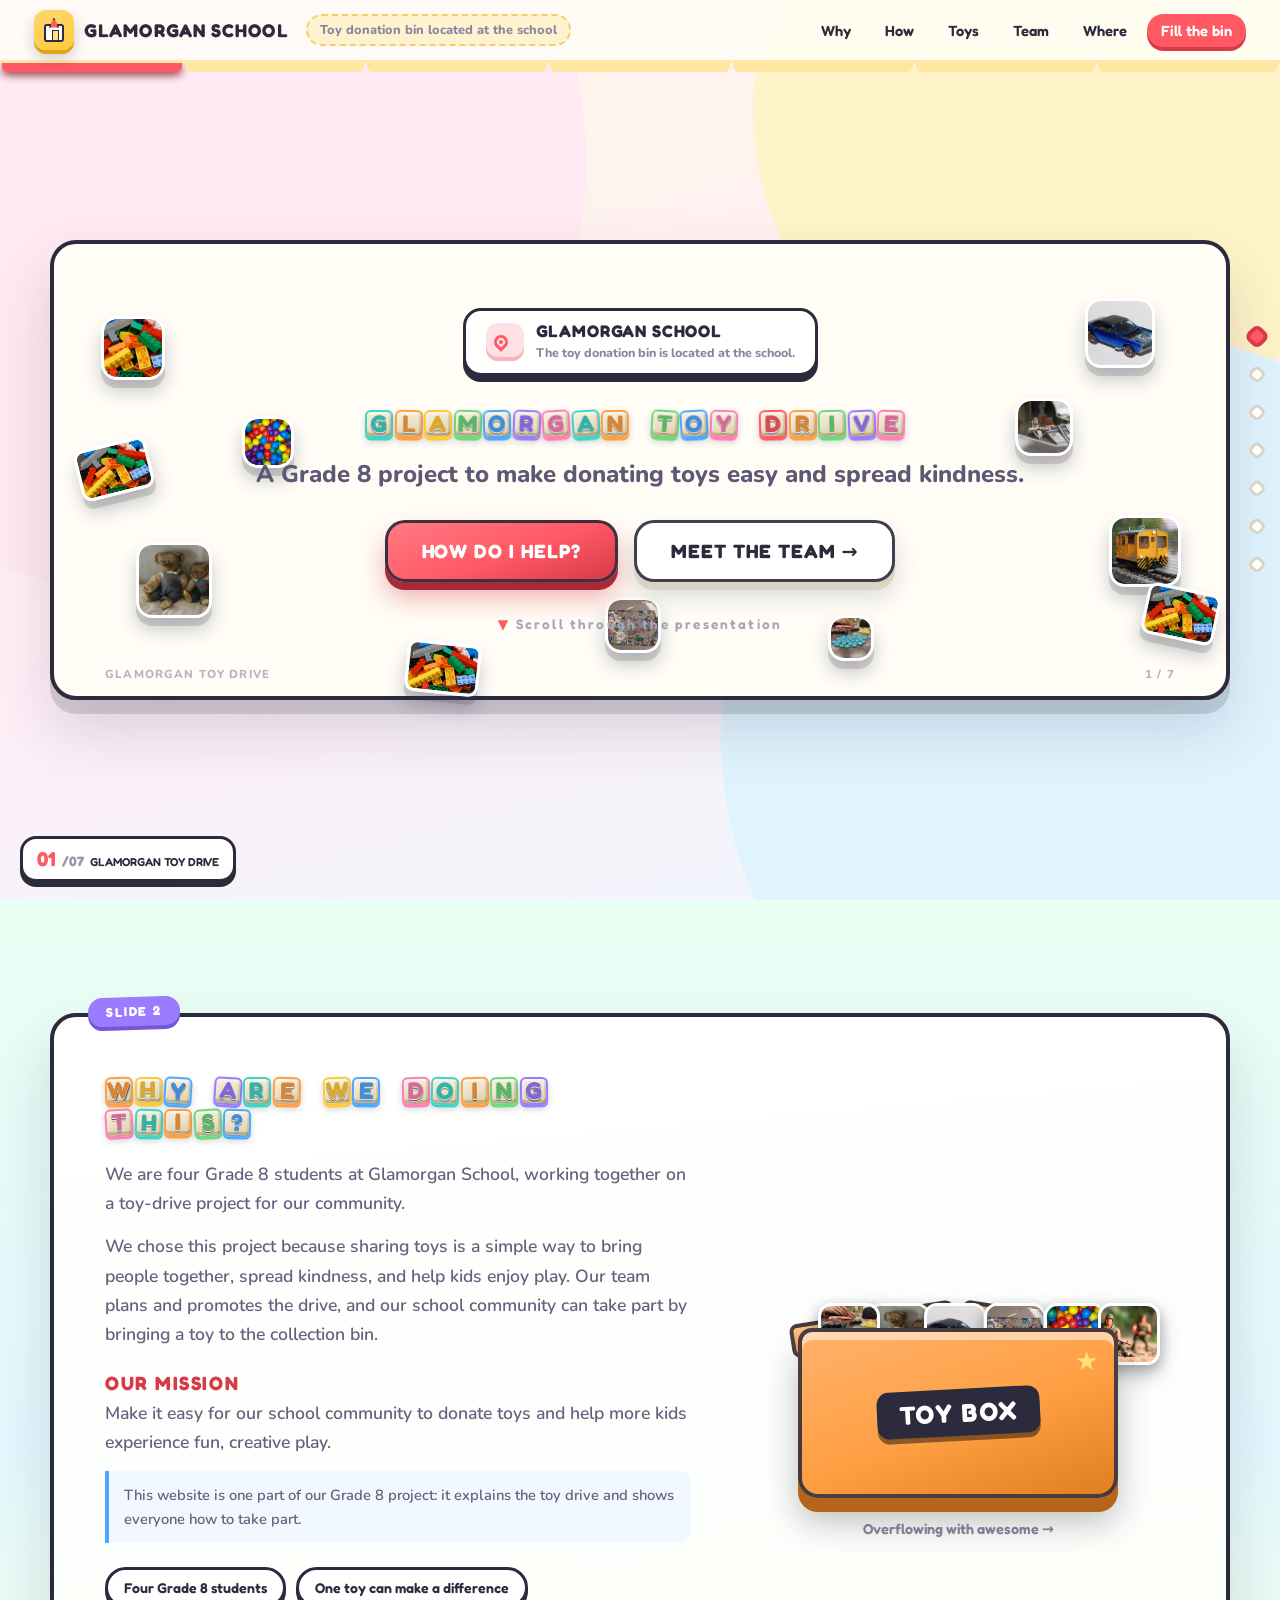
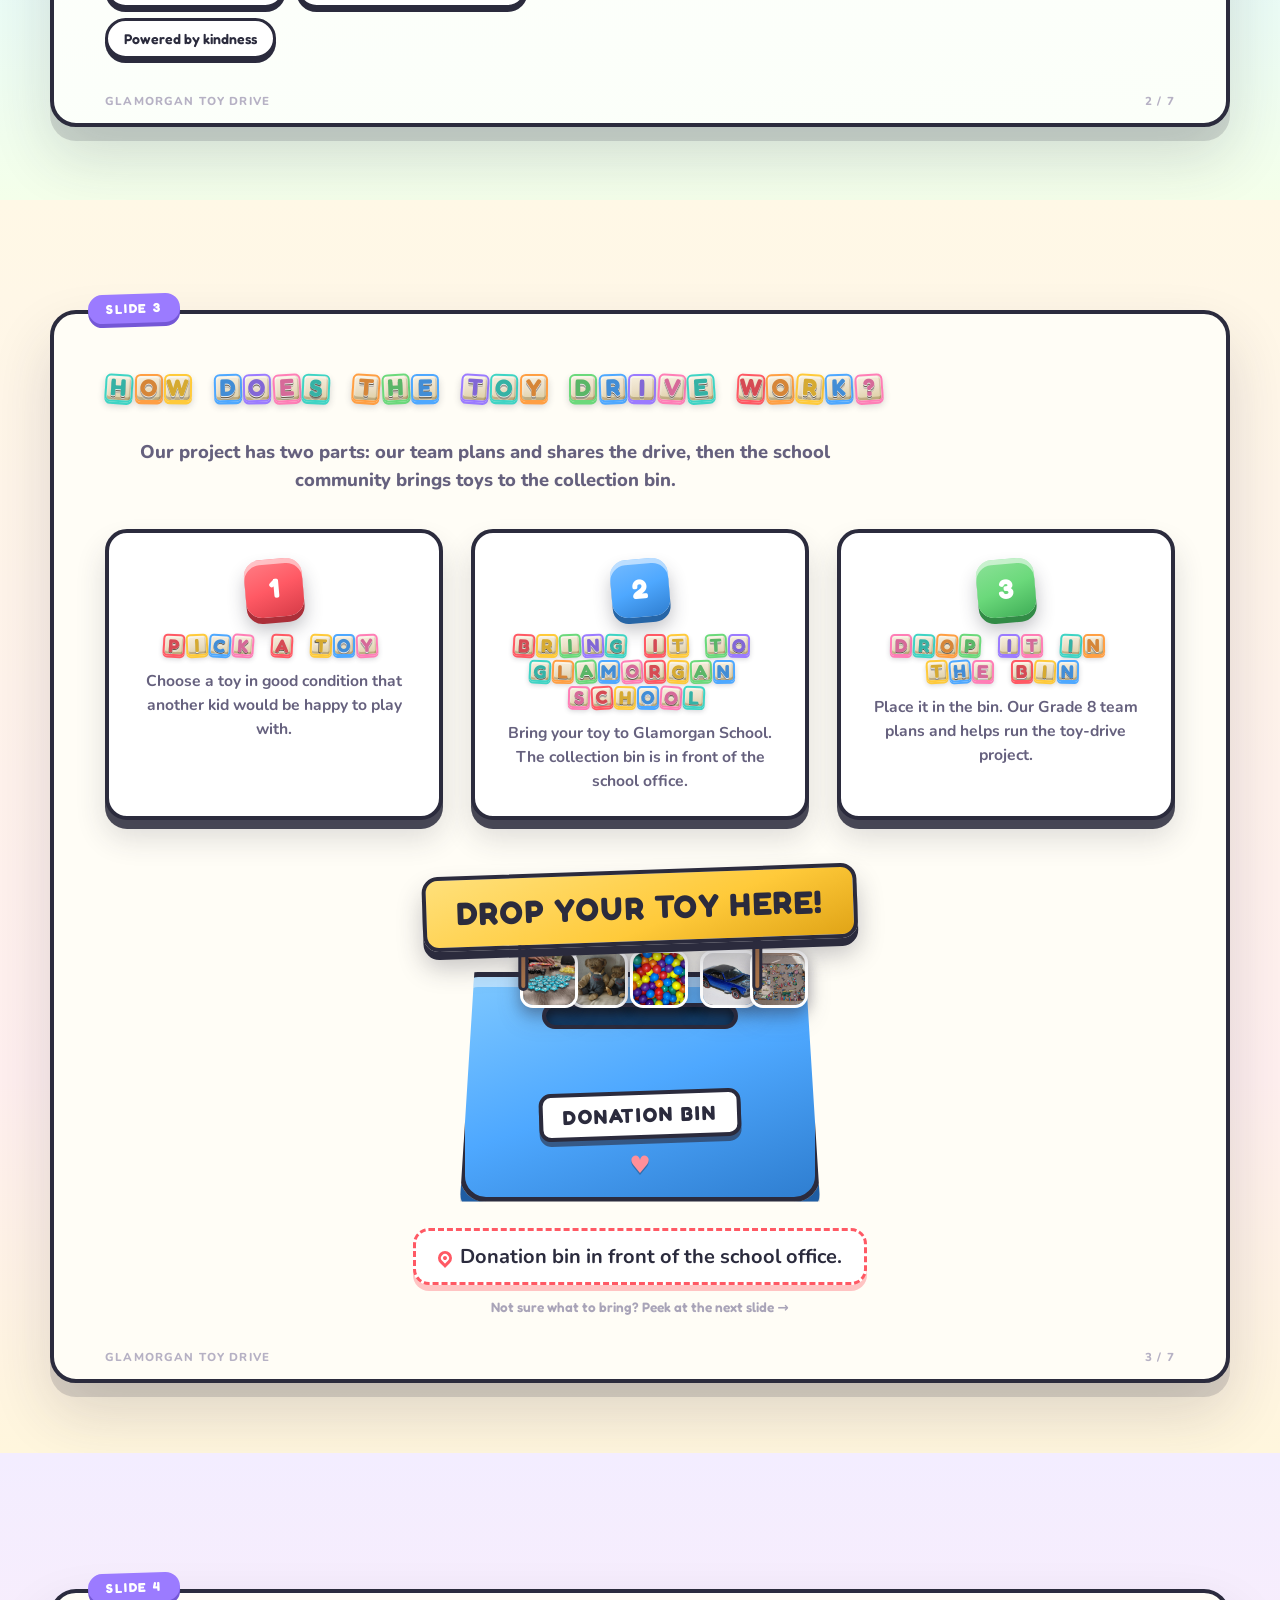
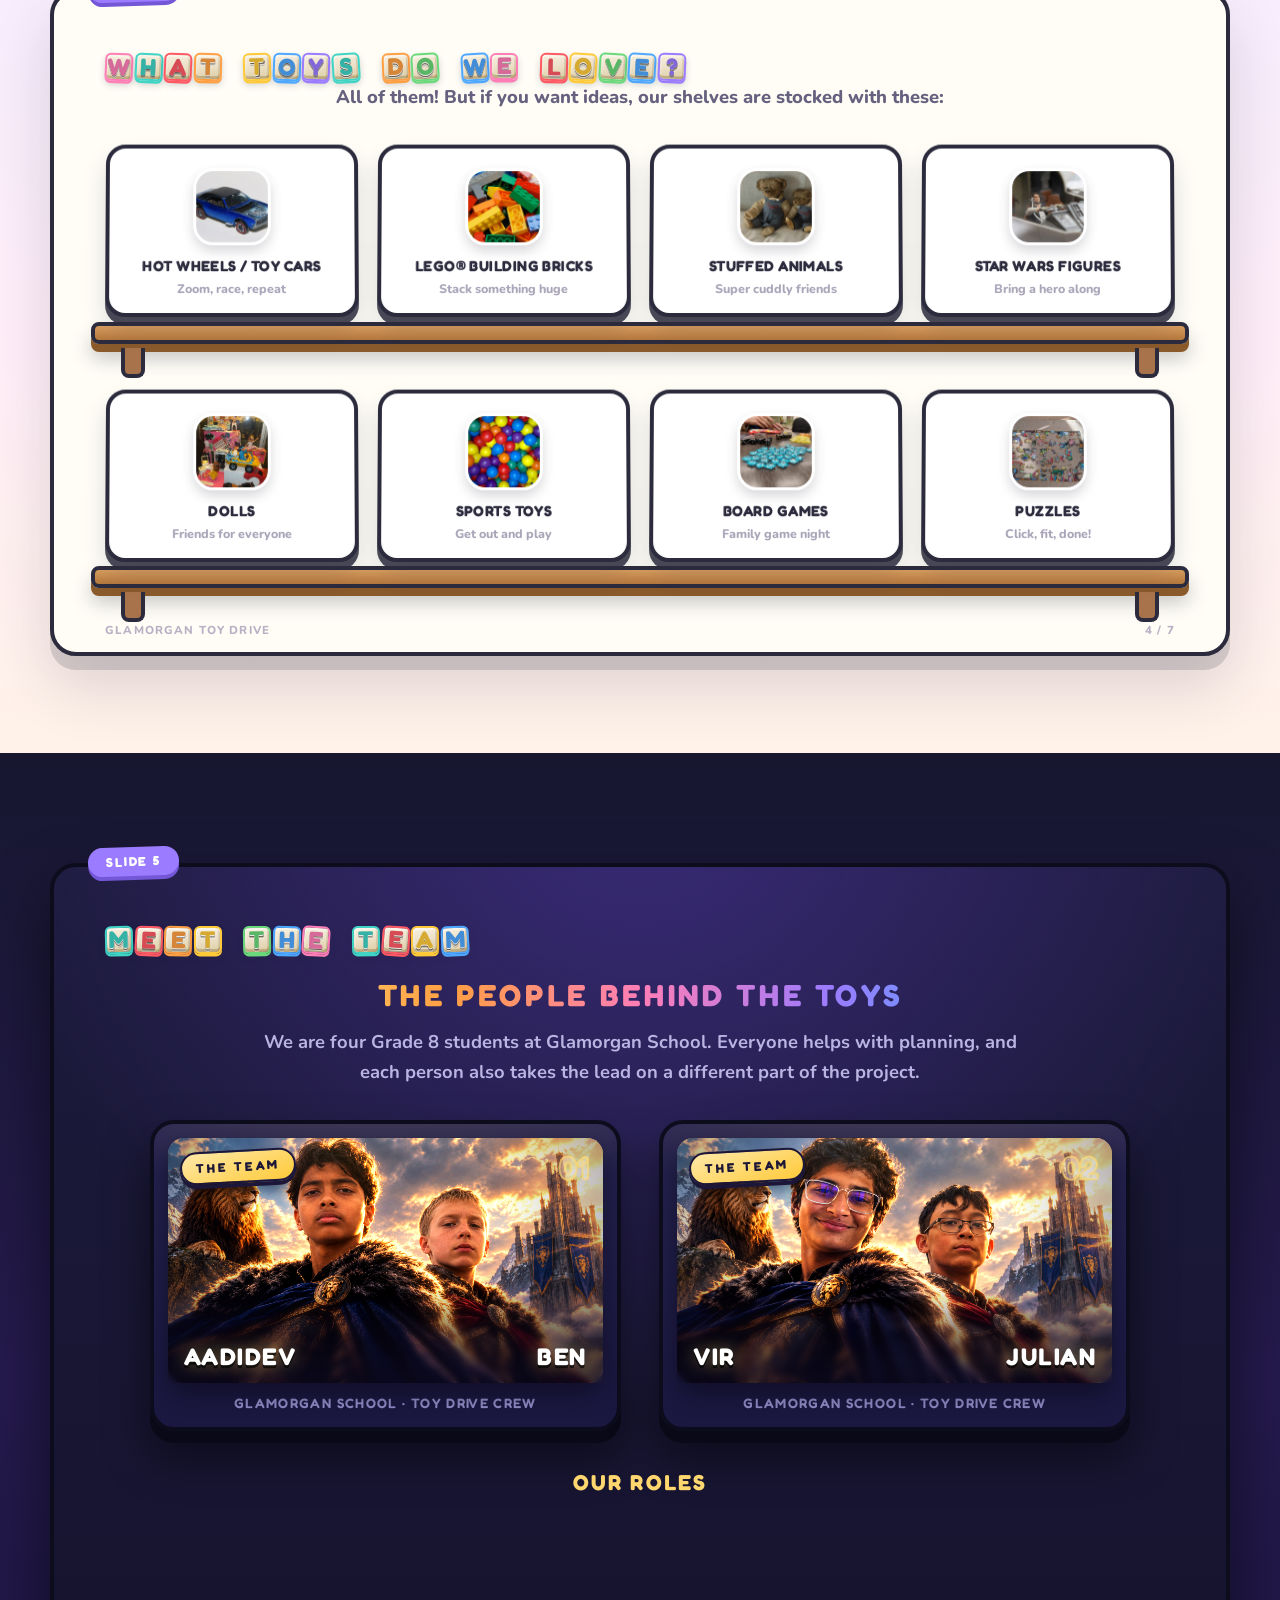
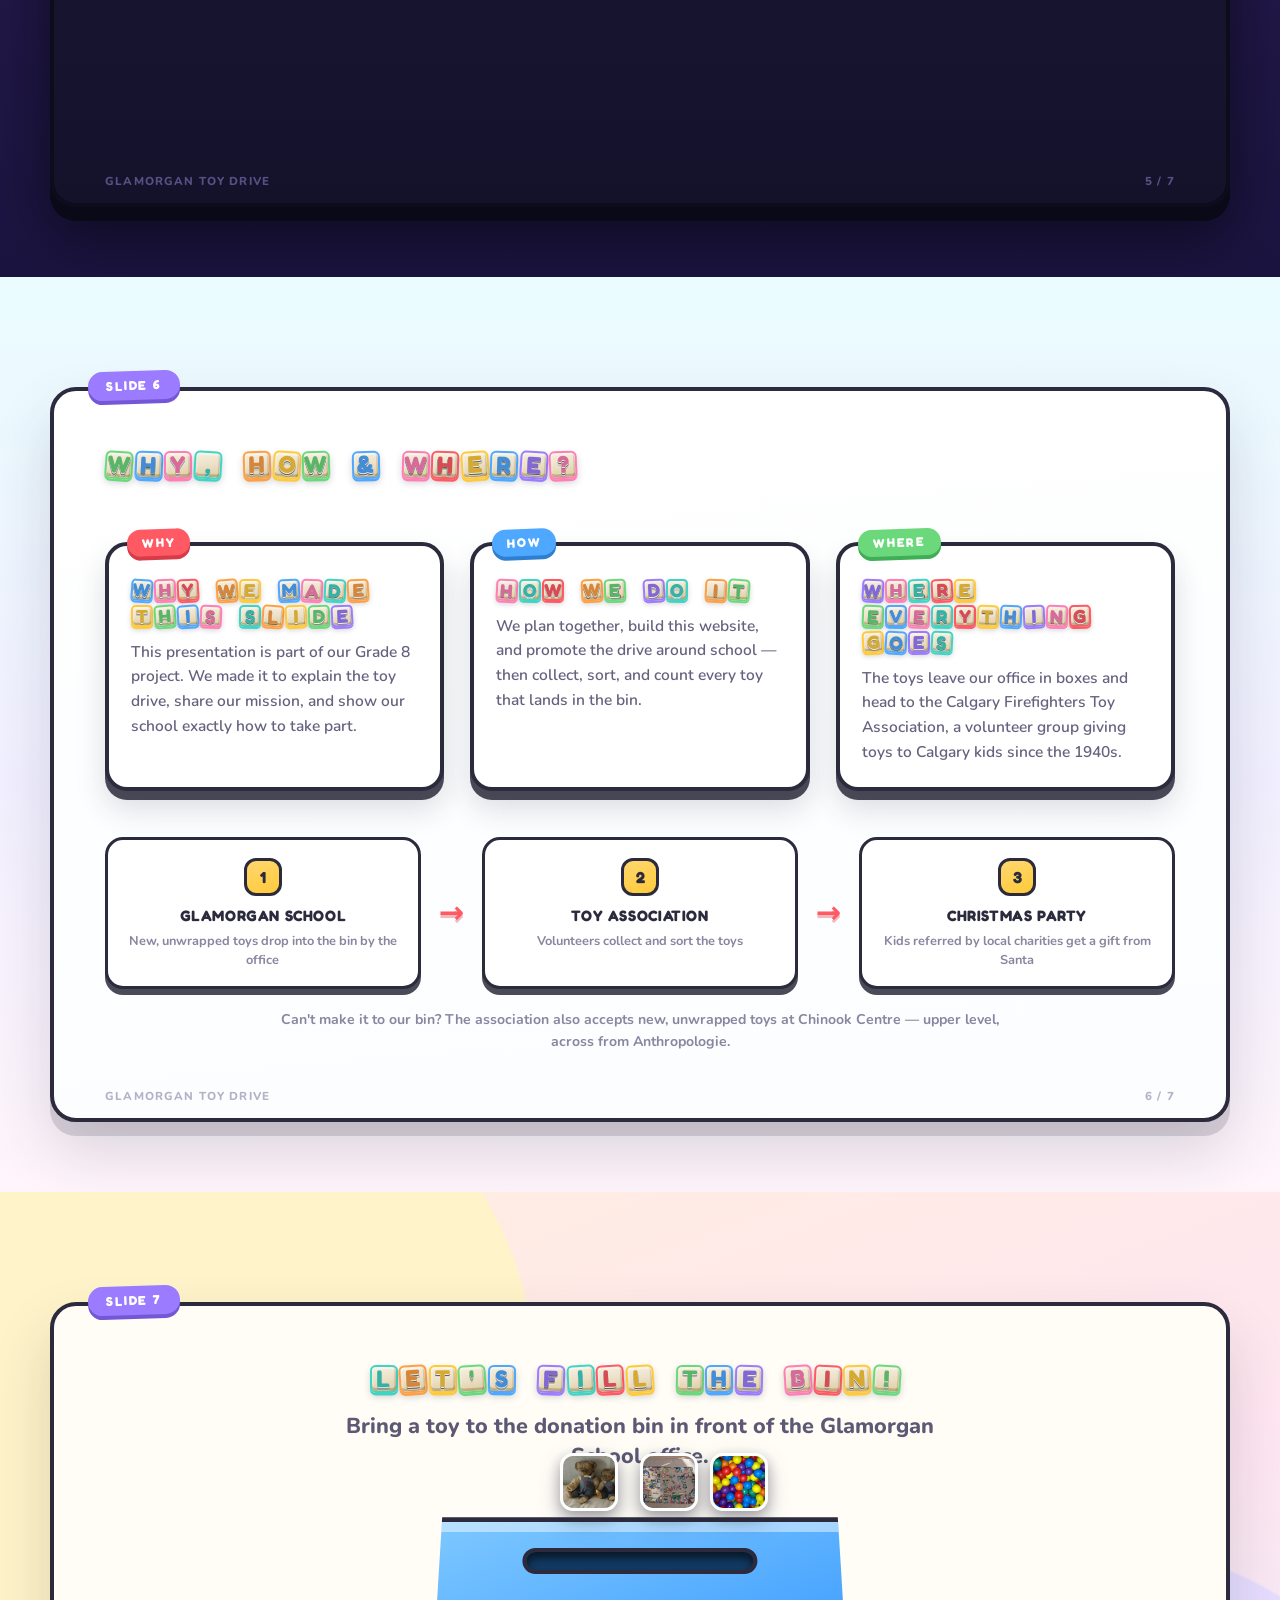
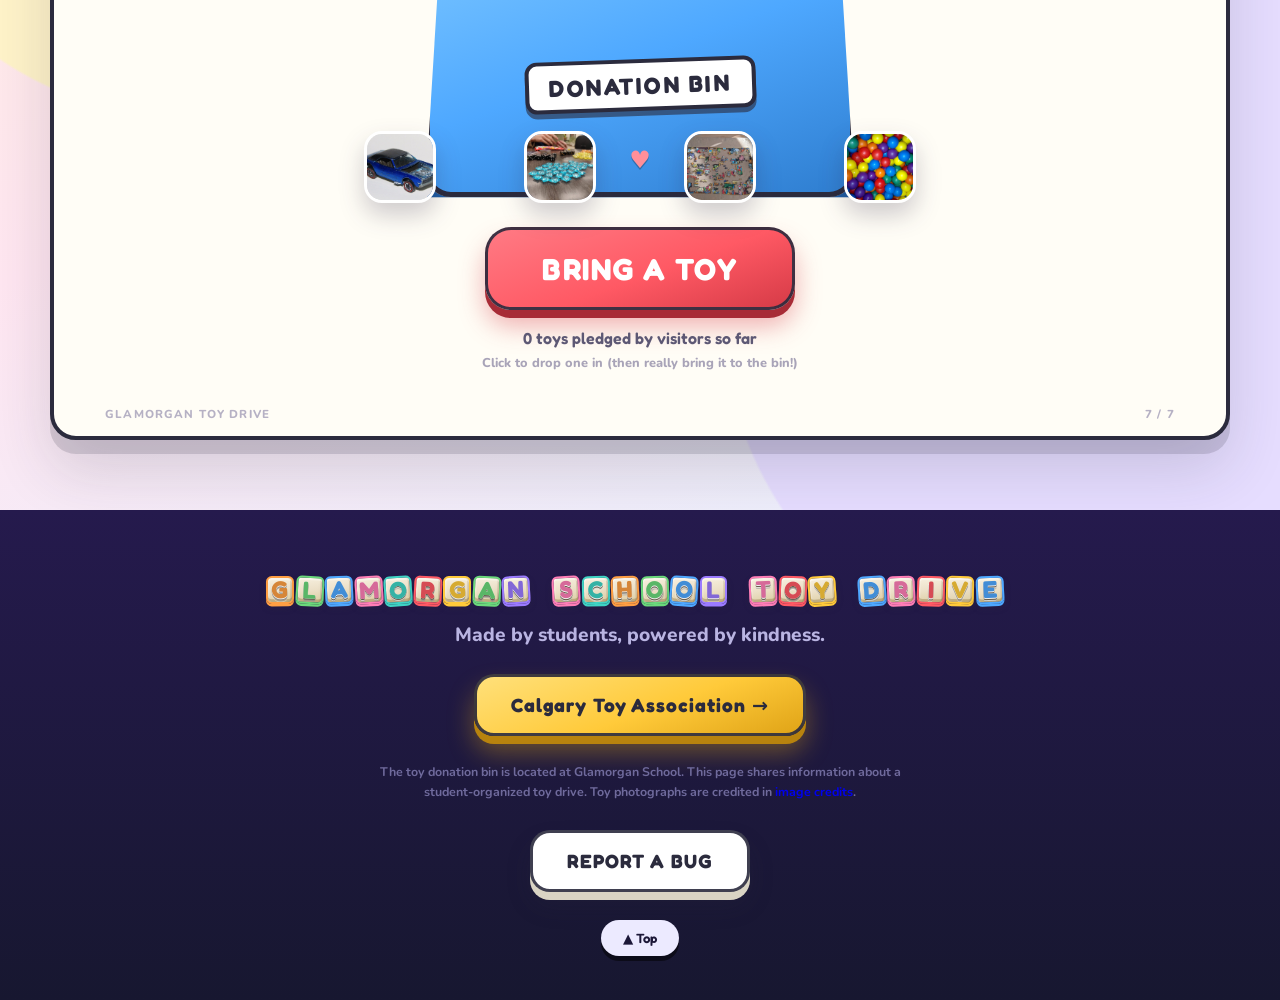
<file: index.html>
<!DOCTYPE html>
<html lang="en">
<head>
<meta charset="UTF-8">
<meta name="viewport" content="width=device-width, initial-scale=1">
<title>Glamorgan Toy Drive — Glamorgan School</title>
<meta name="description" content="A student-run toy drive. Bring a toy to the donation bin in front of the Glamorgan School office and help fill the bin with smiles!">
<link rel="icon" href="data:image/svg+xml,<svg xmlns='http://www.w3.org/2000/svg' viewBox='0 0 64 64'><rect x='4' y='4' width='56' height='56' rx='14' fill='%23ff5964'/><rect x='4' y='4' width='56' height='20' rx='14' fill='rgba(255,255,255,.35)'/><text x='32' y='46' font-size='34' font-family='Arial' font-weight='900' text-anchor='middle' fill='white'>G</text></svg>">
<link rel="preconnect" href="https://fonts.googleapis.com">
<link rel="preconnect" href="https://fonts.gstatic.com" crossorigin>
<link href="https://fonts.googleapis.com/css2?family=Fredoka:wght@500;600;700&family=Nunito:wght@600;700;800;900&display=swap" rel="stylesheet">
<link rel="stylesheet" href="styles.css">
</head>
<body>

<!-- ============ TOP BAR ============ -->
<header class="topbar">
  <a class="brand" href="#s1">
    <span class="brand-ico" aria-hidden="true"><span class="school-mark"></span></span>
    <span class="brand-txt">GLAMORGAN SCHOOL</span>
  </a>
  <p class="topbar-sub">Toy donation bin located at the school</p>
  <nav class="top-nav" aria-label="Sections">
    <a href="#s2">Why</a>
    <a href="#s3">How</a>
    <a href="#s4">Toys</a>
    <a href="#s5">Team</a>
    <a href="#s6">Where</a>
    <a href="#s7" class="top-nav-cta">Fill the bin</a>
  </nav>
</header>

<!-- block-style progress bar -->
<div class="progress" aria-hidden="true">
  <span style="--i:0"></span><span style="--i:1"></span><span style="--i:2"></span>
  <span style="--i:3"></span><span style="--i:4"></span><span style="--i:5"></span><span style="--i:6"></span>
</div>

<!-- ============ SLIDE DOTS ============ -->
<nav class="dots" aria-label="Slide navigation">
  <button data-target="s1" class="on" aria-current="true"><i></i><span>1 · Glamorgan Toy Drive</span></button>
  <button data-target="s2"><i></i><span>2 · Why are we doing this?</span></button>
  <button data-target="s3"><i></i><span>3 · How do I help?</span></button>
  <button data-target="s4"><i></i><span>4 · What toys do we love?</span></button>
  <button data-target="s5"><i></i><span>5 · Meet the team</span></button>
  <button data-target="s6"><i></i><span>6 · Why, how &amp; where?</span></button>
  <button data-target="s7"><i></i><span>7 · Let's fill the bin!</span></button>
</nav>

<!-- ============ SLIDE COUNTER ============ -->
<div class="counter" aria-hidden="true">
  <b id="counterNow">01</b><span>/07</span><em id="counterName">GLAMORGAN TOY DRIVE</em>
</div>

<main>

<!-- ============ SLIDE 1 · HERO ============ -->
<section class="slide slide-hero" id="s1" data-name="GLAMORGAN TOY DRIVE">
  <div class="frame">

    <div class="hero-toys" aria-hidden="true">
      <span class="toy-photo" data-depth="26" style="--x:4%;  --y:16%; --s:64px; --dur:7s;  --del:0s"><img src="assets/toy-lego-bricks.jpg" alt=""></span>
      <span class="toy-photo" data-depth="14" style="--x:88%; --y:12%; --s:70px; --dur:8s;  --del:.6s"><img src="assets/toy-hot-wheels.jpg" alt=""></span>
      <span class="toy-photo" data-depth="34" style="--x:7%;  --y:66%; --s:76px; --dur:9s;  --del:.2s"><img src="assets/toy-plush-bears.jpg" alt=""></span>
      <span class="toy-photo" data-depth="18" style="--x:90%; --y:60%; --s:72px; --dur:7.5s;--del:1s"><img src="assets/toy-train.jpg" alt=""></span>
      <span class="toy-photo" data-depth="40" style="--x:16%; --y:38%; --s:52px; --dur:6.5s;--del:.4s"><img src="assets/toy-balls.jpg" alt=""></span>
      <span class="toy-photo" data-depth="22" style="--x:82%; --y:34%; --s:58px; --dur:8.5s;--del:.1s"><img src="assets/toy-star-wars-figure.jpg" alt=""></span>
      <span class="toy-photo" data-depth="30" style="--x:47%; --y:78%; --s:56px; --dur:7.8s;--del:.8s"><img src="assets/toy-puzzle.jpg" alt=""></span>
      <span class="toy-photo" data-depth="12" style="--x:66%; --y:82%; --s:46px; --dur:9s;  --del:.3s"><img src="assets/toy-board-game.jpg" alt=""></span>
      <img class="brick bl-1" data-depth="20" src="assets/toy-lego-bricks.jpg" alt="" style="--x:2%; --y:44%; --rot:-14deg">
      <img class="brick bl-2" data-depth="30" src="assets/toy-lego-bricks.jpg" alt="" style="--x:93%; --y:76%; --rot:12deg">
      <img class="brick bl-3" data-depth="16" src="assets/toy-lego-bricks.jpg" alt="" style="--x:30%; --y:88%; --rot:6deg">
    </div>

    <div class="hero-school reveal">
      <span class="hero-school-pin" aria-hidden="true"><span class="pin-mark"></span></span>
      <div>
        <b>GLAMORGAN SCHOOL</b>
        <small>The toy donation bin is located at the school.</small>
      </div>
    </div>

    <h1 data-blocks="xl" class="hero-title">GLAMORGAN TOY DRIVE</h1>

    <p class="hero-sub reveal" style="--d:.25s">A Grade 8 project to make donating toys easy and spread kindness.</p>

    <div class="hero-ctas reveal" style="--d:.4s">
      <a class="btn btn-red" href="#s3">HOW DO I HELP?</a>
      <a class="btn btn-ghost" href="#s5">MEET THE TEAM →</a>
    </div>

    <p class="scroll-cue" aria-hidden="true"><span>▼</span> Scroll through the presentation</p>

    <div class="slide-foot" aria-hidden="true"><span>Glamorgan Toy Drive</span><span>1 / 7</span></div>
  </div>
</section>

<!-- ============ SLIDE 2 · WHY ============ -->
<section class="slide slide-why" id="s2" data-name="WHY ARE WE DOING THIS?">
  <div class="frame">
    <span class="slide-tab">SLIDE 2</span>

    <div class="slide-toy-art why-toy-art" aria-hidden="true">
      <span class="toy-sticker sticker-ball"><img class="toy-photo-image" src="assets/toy-balls.jpg" alt=""></span>
      <span class="toy-sticker sticker-blocks"><img class="toy-photo-image" src="assets/toy-lego-bricks.jpg" alt=""></span>
      <span class="toy-spark spark-a">✦</span><span class="toy-spark spark-b">✧</span>
    </div>

    <div class="why-grid">
      <div class="why-copy">
        <h2 data-blocks="lg">WHY ARE WE DOING THIS?</h2>
        <p class="lead reveal" style="--d:.1s">
          We are four Grade 8 students at Glamorgan School, working together on a toy-drive project for our community.
        </p>
        <p class="reveal" style="--d:.22s">
          We chose this project because sharing toys is a simple way to bring people together, spread kindness, and help kids enjoy play. Our team plans and promotes the drive, and our school community can take part by bringing a toy to the collection bin.
        </p>
        <h3 class="mission-heading reveal" style="--d:.28s">OUR MISSION</h3>
        <p class="reveal" style="--d:.3s">
          Make it easy for our school community to donate toys and help more kids experience fun, creative play.
        </p>
        <p class="project-context reveal" style="--d:.34s">This website is one part of our Grade 8 project: it explains the toy drive and shows everyone how to take part.</p>
        <div class="chips reveal" style="--d:.38s">
          <span class="chip">Four Grade 8 students</span>
          <span class="chip">One toy can make a difference</span>
          <span class="chip">Powered by kindness</span>
        </div>
      </div>

      <div class="why-art reveal" style="--d:.2s" aria-hidden="true">
        <div class="toybox">
          <div class="pop-toys">
            <span style="--x:-90px; --d:.0s"><img class="toy-photo-image" src="assets/toy-plush-bears.jpg" alt=""></span>
            <span style="--x:-34px; --d:.7s"><img class="toy-photo-image" src="assets/toy-hot-wheels.jpg" alt=""></span>
            <span style="--x:26px;  --d:1.3s"><img class="toy-photo-image" src="assets/toy-puzzle.jpg" alt=""></span>
            <span style="--x:86px;  --d:.4s"><img class="toy-photo-image" src="assets/toy-balls.jpg" alt=""></span>
            <span style="--x:-140px;--d:1.8s"><img class="toy-photo-image" src="assets/toy-board-game.jpg" alt=""></span>
            <span style="--x:140px; --d:2.4s"><img class="toy-photo-image" src="assets/toy-action-figures.jpg" alt=""></span>
          </div>
          <div class="box-lid lid-l"></div>
          <div class="box-lid lid-r"></div>
          <div class="box-body">
            <span class="box-label">TOY&nbsp;BOX</span>
            <span class="box-star">★</span>
          </div>
        </div>
        <p class="art-caption">Overflowing with awesome →</p>
      </div>
    </div>

    <div class="slide-foot" aria-hidden="true"><span>Glamorgan Toy Drive</span><span>2 / 7</span></div>
  </div>
</section>

<!-- ============ SLIDE 3 · HOW ============ -->
<section class="slide slide-how" id="s3" data-name="HOW DO I HELP?">
  <div class="frame">
    <span class="slide-tab">SLIDE 3</span>

    <h2 data-blocks="lg" class="center">HOW DOES THE TOY DRIVE WORK?</h2>
    <p class="section-sub project-flow-intro reveal">Our project has two parts: our team plans and shares the drive, then the school community brings toys to the collection bin.</p>

    <div class="slide-toy-art how-toy-art" aria-hidden="true">
      <span class="toy-sticker how-car"><img class="toy-photo-image" src="assets/toy-hot-wheels.jpg" alt=""></span>        <span class="toy-sticker how-rocket"><img class="toy-photo-image" src="assets/toy-action-figures.jpg" alt=""></span>
      <span class="toy-spark spark-c">✦</span>
    </div>

    <ol class="steps">
      <li class="step reveal" style="--d:.05s">
        <span class="step-num" style="--c:#ff5964; --cd:#d63b47">1</span>
        <h3 data-blocks="sm">PICK A TOY</h3>
        <p>Choose a toy in good condition that another kid would be happy to play with.</p>
      </li>
      <li class="step reveal" style="--d:.18s">
        <span class="step-num" style="--c:#4ea8ff; --cd:#2f7ed0">2</span>
        <h3 data-blocks="sm">BRING IT TO GLAMORGAN SCHOOL</h3>
        <p>Bring your toy to Glamorgan School. The collection bin is in front of the school office.</p>
      </li>
      <li class="step reveal" style="--d:.31s">
        <span class="step-num" style="--c:#6bd97b; --cd:#3fae57">3</span>
        <h3 data-blocks="sm">DROP IT IN THE BIN</h3>
        <p>Place it in the bin. Our Grade 8 team plans and helps run the toy-drive project.</p>
      </li>
    </ol>

    <div class="bin-scene reveal" style="--d:.2s">
      <div class="bin-sign" aria-hidden="true">
        <span class="post post-l"></span>
        <span class="post post-r"></span>
        <strong>DROP YOUR TOY HERE!</strong>
      </div>

      <div class="drop-toys" aria-hidden="true">
        <span style="--x:-70px; --d:0s"><img class="toy-photo-image" src="assets/toy-plush-bears.jpg" alt=""></span>
        <span style="--x:60px;  --d:1.1s"><img class="toy-photo-image" src="assets/toy-hot-wheels.jpg" alt=""></span>
        <span style="--x:-10px; --d:2.2s"><img class="toy-photo-image" src="assets/toy-balls.jpg" alt=""></span>
        <span style="--x:110px; --d:3.3s"><img class="toy-photo-image" src="assets/toy-puzzle.jpg" alt=""></span>
        <span style="--x:-120px;--d:4.4s"><img class="toy-photo-image" src="assets/toy-board-game.jpg" alt=""></span>
      </div>

      <div class="bin" aria-hidden="true">
        <span class="bin-slot"></span>
        <span class="bin-label">DONATION BIN</span>
        <span class="bin-heart">♥</span>
      </div>

      <p class="bin-loc"><span class="pin-mark" aria-hidden="true"></span><b>Donation bin in front of the school office.</b></p>
      <p class="bin-hint">Not sure what to bring? Peek at the next slide →</p>
    </div>

    <div class="slide-foot" aria-hidden="true"><span>Glamorgan Toy Drive</span><span>3 / 7</span></div>
  </div>
</section>

<!-- ============ SLIDE 4 · TOYS ============ -->
<section class="slide slide-toys" id="s4" data-name="WHAT TOYS DO WE LOVE?">
  <div class="frame">
    <span class="slide-tab">SLIDE 4</span>

    <h2 data-blocks="lg" class="center">WHAT TOYS DO WE LOVE?</h2>
    <p class="section-sub reveal">All of them! But if you want ideas, our shelves are stocked with these:</p>

    <div class="slide-toy-art shelves-toy-art" aria-hidden="true">
      <span class="toy-sticker shelf-ball"><img class="toy-photo-image" src="assets/toy-balls.jpg" alt=""></span>
      <span class="toy-sticker shelf-doll"><img class="toy-photo-image" src="assets/toy-doll.jpg" alt=""></span>
      <span class="toy-spark spark-d">✧</span>
    </div>

    <div class="shelves reveal" style="--d:.15s">
      <div class="shelf-row">
        <article class="toy-card"><span class="tc-photo"><img class="toy-photo-image" src="assets/toy-hot-wheels.jpg" alt="Hot Wheels toy car"></span><h4>HOT WHEELS / TOY CARS</h4><p>Zoom, race, repeat</p></article>
        <article class="toy-card"><span class="tc-photo"><img class="toy-photo-image" src="assets/toy-lego-bricks.jpg" alt="Colorful LEGO building bricks"></span><h4>LEGO® BUILDING BRICKS</h4><p>Stack something huge</p></article>
        <article class="toy-card"><span class="tc-photo"><img class="toy-photo-image" src="assets/toy-plush-bears.jpg" alt="Collection of stuffed teddy bears"></span><h4>STUFFED ANIMALS</h4><p>Super cuddly friends</p></article>
        <article class="toy-card"><span class="tc-photo"><img class="toy-photo-image" src="assets/toy-star-wars-figure.jpg" alt="Han Solo Star Wars action figure"></span><h4>STAR WARS FIGURES</h4><p>Bring a hero along</p></article>
        <span class="plank" aria-hidden="true"></span>
      </div>
      <div class="shelf-row">
        <article class="toy-card"><span class="tc-photo"><img class="toy-photo-image" src="assets/toy-doll.jpg" alt="Sindy fashion doll with accessories"></span><h4>DOLLS</h4><p>Friends for everyone</p></article>
        <article class="toy-card"><span class="tc-photo"><img class="toy-photo-image" src="assets/toy-balls.jpg" alt="Colorful toy balls"></span><h4>SPORTS TOYS</h4><p>Get out and play</p></article>
        <article class="toy-card"><span class="tc-photo"><img class="toy-photo-image" src="assets/toy-board-game.jpg" alt="Board game pieces"></span><h4>BOARD GAMES</h4><p>Family game night</p></article>
        <article class="toy-card"><span class="tc-photo"><img class="toy-photo-image" src="assets/toy-puzzle.jpg" alt="Jigsaw puzzle in progress"></span><h4>PUZZLES</h4><p>Click, fit, done!</p></article>
        <span class="plank" aria-hidden="true"></span>
      </div>
    </div>

    <div class="slide-foot" aria-hidden="true"><span>Glamorgan Toy Drive</span><span>4 / 7</span></div>
  </div>
</section>

<!-- ============ SLIDE 5 · TEAM ============ -->
<section class="slide slide-team" id="s5" data-name="MEET THE TEAM">
  <div class="frame">
    <span class="slide-tab">SLIDE 5</span>

    <div class="team-toys" aria-hidden="true">
      <span class="toy-sticker team-teddy"><img class="toy-photo-image" src="assets/toy-plush-bears.jpg" alt=""></span>
      <span class="toy-sticker team-puzzle"><img class="toy-photo-image" src="assets/toy-puzzle.jpg" alt=""></span>
      <span class="toy-spark spark-team-a">✦</span><span class="toy-spark spark-team-b">✧</span>
    </div>

    <h2 data-blocks="lg" class="center">MEET THE TEAM</h2>

    <div class="team-intro reveal" style="--d:.12s">
      <h3>THE PEOPLE BEHIND THE TOYS</h3>
      <p>We are four Grade 8 students at Glamorgan School. Everyone helps with planning, and each person also takes the lead on a different part of the project.</p>
    </div>

    <div class="team-grid">
      <figure class="team-card reveal" style="--d:.1s">
        <div class="photo-wrap">
          <img src="assets/team-aadidev-ben.png" alt="Aadidev and Ben, two students on the Glamorgan toy drive team" loading="lazy">
          <span class="team-badge">THE TEAM</span>
          <span class="card-num">01</span>
          <div class="name-row"><span class="nm">AADIDEV</span><span class="nm">BEN</span></div>
        </div>
        <figcaption>Glamorgan School · Toy Drive Crew</figcaption>
      </figure>

      <figure class="team-card reveal" style="--d:.28s">
        <div class="photo-wrap">
          <img src="assets/team-vir-julian.png" alt="Vir and Julian, two students on the Glamorgan toy drive team" loading="lazy">
          <span class="team-badge">THE TEAM</span>
          <span class="card-num">02</span>
          <div class="name-row"><span class="nm">VIR</span><span class="nm">JULIAN</span></div>
        </div>
        <figcaption>Glamorgan School · Toy Drive Crew</figcaption>
      </figure>
    </div>

    <h3 class="roles-heading">OUR ROLES</h3>
    <div class="team-roles">
      <article class="role-card reveal" style="--d:.08s">
        <h4>AADIDEV</h4>
        <p><b>Role:</b> Website creator, and involved in planning.</p>
      </article>
      <article class="role-card reveal" style="--d:.16s">
        <h4>BEN</h4>
        <p><b>Role:</b> Oversees everything and helps out everywhere.</p>
        <p><b>Also:</b> Executes the project with Julian.</p>
      </article>
      <article class="role-card reveal" style="--d:.24s">
        <h4>VIR</h4>
        <p><b>Role:</b> Main idea contributor, and helped in planning.</p>
      </article>
      <article class="role-card reveal" style="--d:.32s">
        <h4>JULIAN</h4>
        <p><b>Role:</b> Executes the project with Ben.</p>
      </article>
    </div>

    <div class="slide-foot" aria-hidden="true"><span>Glamorgan Toy Drive</span><span>5 / 7</span></div>
  </div>
</section>

<!-- ============ SLIDE 6 · WHY / HOW / WHERE ============ -->
<section class="slide slide-project" id="s6" data-name="WHY, HOW &amp; WHERE?">
  <div class="frame">
    <span class="slide-tab">SLIDE 6</span>

    <div class="slide-toy-art project-toy-art" aria-hidden="true">
      <span class="toy-sticker project-train"><img class="toy-photo-image" src="assets/toy-train.jpg" alt=""></span>
      <span class="toy-sticker project-bear"><img class="toy-photo-image" src="assets/toy-plush-bears.jpg" alt=""></span>
      <span class="toy-spark spark-g">✦</span><span class="toy-spark spark-h">✧</span>
    </div>

    <h2 data-blocks="lg" class="center">WHY, HOW &amp; WHERE?</h2>
    <p class="section-sub reveal">Our Grade 8 project in three quick answers — and where every toy ends up.</p>

    <div class="project-grid">
      <article class="pj-card pj-why reveal" style="--d:.1s">
        <span class="pj-tag">WHY</span>
        <h3 data-blocks="sm">WHY WE MADE THIS SLIDE</h3>
        <p>This presentation is part of our Grade 8 project. We made it to explain the toy drive, share our mission, and show our school exactly how to take part.</p>
      </article>
      <article class="pj-card pj-how reveal" style="--d:.22s">
        <span class="pj-tag">HOW</span>
        <h3 data-blocks="sm">HOW WE DO IT</h3>
        <p>We plan together, build this website, and promote the drive around school — then collect, sort, and count every toy that lands in the bin.</p>
      </article>
      <article class="pj-card pj-where reveal" style="--d:.34s">
        <span class="pj-tag">WHERE</span>
        <h3 data-blocks="sm">WHERE EVERYTHING GOES</h3>
        <p>The toys leave our office in boxes and head to the Calgary Firefighters Toy Association, a volunteer group giving toys to Calgary kids since the 1940s.</p>
      </article>
    </div>

    <div class="journey reveal" style="--d:.44s">
      <div class="j-stop"><span class="j-ico">1</span><b>GLAMORGAN SCHOOL</b><small>New, unwrapped toys drop into the bin by the office</small></div>
      <span class="j-arrow" aria-hidden="true">→</span>
      <div class="j-stop"><span class="j-ico">2</span><b>TOY ASSOCIATION</b><small>Volunteers collect and sort the toys</small></div>
      <span class="j-arrow" aria-hidden="true">→</span>
      <div class="j-stop"><span class="j-ico">3</span><b>CHRISTMAS PARTY</b><small>Kids referred by local charities get a gift from Santa</small></div>
    </div>

    <p class="journey-note reveal">Can't make it to our bin? The association also accepts new, unwrapped toys at Chinook Centre — upper level, across from Anthropologie.</p>

    <div class="slide-foot" aria-hidden="true"><span>Glamorgan Toy Drive</span><span>6 / 7</span></div>
  </div>
</section>

<!-- ============ SLIDE 7 · FINAL CTA ============ -->
<section class="slide slide-final" id="s7" data-name="LET'S FILL THE BIN!">
  <div class="frame">
    <span class="slide-tab">SLIDE 7</span>

    <div class="final-toys" aria-hidden="true">
      <span class="toy-sticker final-car"><img class="toy-photo-image" src="assets/toy-hot-wheels.jpg" alt=""></span>
      <span class="toy-sticker final-ball"><img class="toy-photo-image" src="assets/toy-balls.jpg" alt=""></span>
      <span class="toy-sticker final-teddy"><img class="toy-photo-image" src="assets/toy-plush-bears.jpg" alt=""></span>
      <span class="toy-spark spark-final-a">✦</span><span class="toy-spark spark-final-b">✧</span>
    </div>

    <h2 data-blocks="xl" class="center">LET'S FILL THE BIN!</h2>
    <p class="final-sub reveal" style="--d:.15s">
      Bring a toy to the donation bin in front of the Glamorgan School office.
    </p>

    <div class="final-bin reveal" style="--d:.25s">
      <div class="drop-toys big" aria-hidden="true">
        <span style="--x:-80px; --d:0s"><img class="toy-photo-image" src="assets/toy-plush-bears.jpg" alt=""></span>
        <span style="--x:70px;  --d:1.4s"><img class="toy-photo-image" src="assets/toy-balls.jpg" alt=""></span>
        <span style="--x:0px;   --d:2.8s"><img class="toy-photo-image" src="assets/toy-puzzle.jpg" alt=""></span>
      </div>
      <div class="bin giant" id="finalBin" aria-hidden="true">
        <span class="bin-slot"></span>
        <span class="bin-label">DONATION BIN</span>
        <span class="bin-heart">♥</span>
      </div>
      <div class="bin-surround" aria-hidden="true">
        <span class="toy-sticker"><img class="toy-photo-image" src="assets/toy-hot-wheels.jpg" alt=""></span>
        <span class="toy-sticker"><img class="toy-photo-image" src="assets/toy-board-game.jpg" alt=""></span>
        <span class="toy-sticker"><img class="toy-photo-image" src="assets/toy-puzzle.jpg" alt=""></span>
        <span class="toy-sticker"><img class="toy-photo-image" src="assets/toy-balls.jpg" alt=""></span>
      </div>
    </div>

    <button class="btn btn-red btn-bring" id="bringBtn" type="button">BRING A TOY</button>
    <p class="pledge" id="pledgeCount">0 toys pledged by visitors so far</p>
    <p class="pledge-hint">Click to drop one in (then really bring it to the bin!)</p>

    <div class="slide-foot" aria-hidden="true"><span>Glamorgan Toy Drive</span><span>7 / 7</span></div>
  </div>
</section>

</main>

<!-- ============ FOOTER ============ -->
<footer class="footer">
  <h2 data-blocks="sm" class="center">GLAMORGAN SCHOOL TOY DRIVE</h2>
  <p class="footer-tag">Made by students, powered by kindness.</p>
  <a class="btn btn-yellow" href="https://cfdtoyassoc.org/" target="_blank" rel="noopener">Calgary Toy Association →</a>
  <p class="footer-fine">
    The toy donation bin is located at Glamorgan School. This page shares
    information about a student-organized toy drive. Toy photographs are credited
    in <a href="assets/TOY-IMAGE-CREDITS.txt">image credits</a>.
  </p>
  <div class="bug-report">
    <button class="btn btn-ghost bug-report-btn" id="reportBugBtn" type="button" aria-expanded="false" aria-controls="bugReportContact">REPORT A BUG</button>
    <div class="bug-report-contact" id="bugReportContact" hidden>
      <p>Found a problem? Email us and tell us what happened.</p>
      <a href="mailto:drjessome@educbe.ca?subject=Glamorgan%20Toy%20Drive%20website%20bug">drjessome@educbe.ca</a>
    </div>
  </div>
  <button class="to-top" id="toTop" type="button" aria-label="Back to top">▲ Top</button>
</footer>

<script src="script.js"></script>
</body>
</html>
</file>
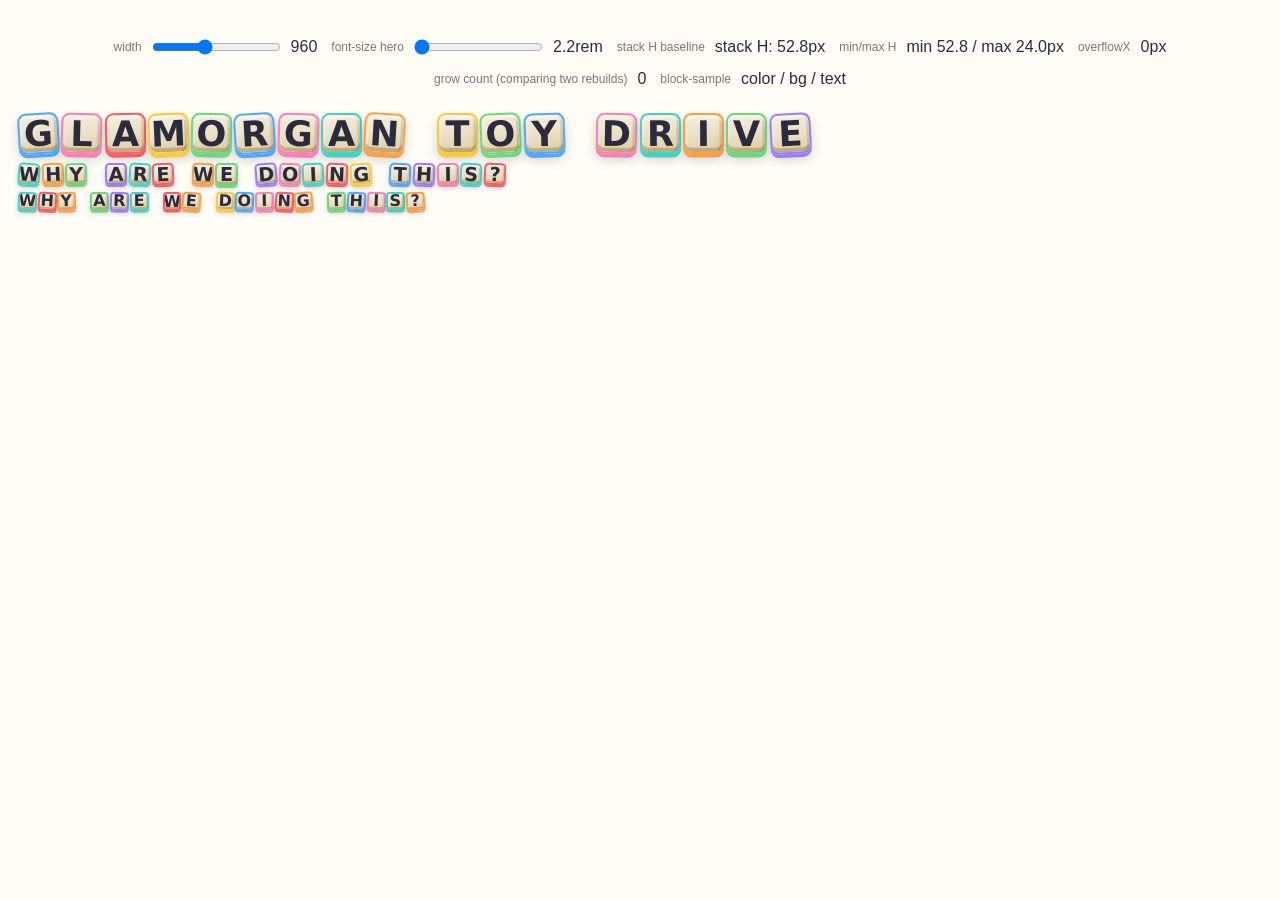
<file: probe.html>
<!doctype html>
<html lang="en">
<head>
<meta charset="utf-8">
<meta name="viewport" content="width=device-width, initial-scale=1">
<link rel="stylesheet" href="styles.css">
<script src="script.js"></script>
<style>
  body { margin:0; background:#fffdf6; font-family: Arial, sans-serif; }
  .probe { display:flex; flex-wrap:wrap; gap:14px; padding:20px; justify-content:center; }
  .probe .row { display:flex; flex-wrap:wrap; gap:10px; align-items:center; justify-content:center; }
  .probe .row label { font-size:12px; color:#777; }
  .probe .row .out { font-size:13px; color:#222; min-width:160px; text-align:left; }
  .probe .row .pick { font-family: monospace; font-size:12px; }
  #root { position: fixed; top: 0; left: 0; right: 0; padding: 18px; box-sizing: border-box; }
  .samp { position: absolute; visibility: hidden; }
</style>
</head>
<body>
<div id="root">
  <div class="probe" id="probe">
    <div class="row"><label>width</label><input id="width" type="range" min="320" max="1920" value="960" step="10"><span id="widthVal">960</span></div>
    <div class="row"><label>font-size hero</label><input id="fsize" type="range" min="320" max="220" value="120" step="1"><span id="fsizeVal">2.2rem</span></div>
    <div class="row"><label>stack H baseline</label><span id="baseH"></span></div>
    <div class="row"><label>min/max H</label><span id="minmaxH"></span></div>
    <div class="row"><label>overflowX</label><span id="ovfX"></span></div>
    <div class="row"><label>grow count (comparing two rebuilds)</label><span id="growCnt"></span></div>
    <div class="row"><label>block-sample</label><div id="blk"></div></div>
  </div>
  <div class="samp" id="samp">0123456789</div>
</div>
<script>
(function(){
  var root = document.getElementById('root');
  var probe = document.getElementById('probe');
  var widthIn = document.getElementById('width');
  var widthVal = document.getElementById('widthVal');
  var fsizeIn = document.getElementById('fsize');
  var fsizeVal = document.getElementById('fsizeVal');
  var baseH = document.getElementById('baseH');
  var minmaxH = document.getElementById('minmaxH');
  var ovvX = document.getElementById('ovfX');
  var growCnt = document.getElementById('growCnt');
  var blk = document.getElementById('blk');

  var colors = ['#ff5964','#ff9f43','#ffca3a','#6bd97b','#4ea8ff','#9b7bff','#ff7eb6','#3fd4c4'];

  function buildBlocks(el){
    var text = el.textContent.trim();
    var words = text.split(/\s+/);
    el.setAttribute('aria-label', text);
    el.textContent = '';
    var ci = Math.floor(Math.random()*colors.length);
    var letterIndex = 0;
    words.forEach(function(w){
      var wEl = document.createElement('span');
      wEl.className = 'bl-word';
      Array.prototype.forEach.call(w, function(ch){
        var b = document.createElement('span');
        b.className = 'bl';
        b.setAttribute('aria-hidden','true');
        b.style.setProperty('--bc', colors[ci % colors.length]);
        b.style.setProperty('--tilt', (Math.random()*8-4).toFixed(1)+'deg');
        b.style.setProperty('--letter-index', letterIndex++);
        b.textContent = ch;
        ci += 1 + Math.floor(Math.random()*2);
        wEl.appendChild(b);
      });
      el.appendChild(wEl);
      if(w !== words[words.length-1]){
        var sp = document.createElement('span');
        sp.className = 'bl-space';
        sp.setAttribute('aria-hidden','true');
        el.appendChild(sp);
      }
    });
  }
  var els = [];
  ['xl','lg','sm'].forEach(function(size){
    var el = document.createElement('div');
    el.className = 'blk-samp';
    el.style.fontSize = size==='xl' ? '2.2rem' : size==='lg' ? '1.2rem' : '1rem';
    el.style.lineHeight = '1.5';
    el.setAttribute('data-blocks', size);
    el.textContent = size==='xl' ? 'GLAMORGAN TOY DRIVE' : 'WHY ARE WE DOING THIS?';
    els.push(el);
    root.appendChild(el);
    buildBlocks(el);
  });

  var origH = null;
  function measure(){
    var w = parseInt(widthIn.value, 10);
    var fs = parseInt(fsizeIn.value, 10)/100 + 'rem';
    var fullW = w - 20;
    if(isNaN(fs) || fs==='') fs = '2.2rem';
    var style = document.createElement('style');
    style.textContent = '.blk-samp{font-size:'+fs+';}';
    root.appendChild(style);

    probe.scrollIntoView({block:'nearest'});
    var i=0;
    function next(){
      if(i>=els.length) return;
      var el = els[i++];
      el.style.fontSize = fs;
      window.requestAnimationFrame(function(){
        // force coinvent
        var r = el.getBoundingClientRect();
        measure2();
      });
    }
    next();
  }
  function measure2(){
    var h = els[0].getBoundingClientRect().height;
    var raw = els[0].querySelector('.bl').getBoundingClientRect();
    // reset to testing
  }

  widthIn.addEventListener('input', function(){
    widthVal.textContent = widthIn.value;
    measure();
  });
  fsizeIn.addEventListener('input', function(){
    fsizeVal.textContent = fsizeIn.value/100 + 'rem';
    measure();
  });

  function snapshot(){
    var a = { w: widthIn.value, fs: fsizeIn.value, h: els[0].getBoundingClientRect().height,
              ovx: document.documentElement.scrollWidth - document.documentElement.clientWidth,
              minH: els[0].getBoundingClientRect().height,
              maxH: els[els.length-1].getBoundingClientRect().height };
    return a;
  }
  var prev = null;
  var cnt = 0;
  (function tick(){
    var s = snapshot();
    if(prev && s.h !== prev.h) cnt++;
    prev = s;
    baseH.textContent = 'stack H: ' + (els[0].getBoundingClientRect().height).toFixed(1) + 'px';
    minmaxH.textContent = 'min ' + els[0].getBoundingClientRect().height.toFixed(1) + ' / max ' + els[els.length-1].getBoundingClientRect().height.toFixed(1) + 'px';
    ovvX.textContent = s.ovx + 'px';
    growCnt.textContent = cnt;
    blk.textContent = 'color ' + els[0].querySelector('.bl').style.borderColor + ' / bg ' + els[0].querySelector('.bl').style.background + ' / text ' + els[0].querySelector('.bl').style.color;
    requestAnimationFrame(tick);
  })();
})();
</script>
</body>
</html>
</file>
<file: styles.css>
/* ============================================================
   GLAMORGAN TOY DRIVE — toy box website
   ============================================================ */

:root{
  --red:#ff5964;    --red-d:#d63b47;
  --yellow:#ffca3a; --yellow-d:#e0a417;
  --blue:#4ea8ff;   --blue-d:#2f7ed0;
  --green:#6bd97b;  --green-d:#3fae57;
  --purple:#9b7bff; --purple-d:#7457d6;
  --orange:#ff9f43; --orange-d:#e07f1f;
  --pink:#ff7eb6;   --pink-d:#e0589a;
  --ink:#2b2b3d;
  --paper:#fffdf6;
  --shadow:0 10px 0 rgba(43,43,61,.14), 0 18px 34px rgba(43,43,61,.18);
  --radius:26px;
  --font-display:"Fredoka","Nunito",system-ui,sans-serif;
  --font-body:"Nunito","Fredoka",system-ui,sans-serif;
}

*{margin:0;padding:0;box-sizing:border-box}
html{scroll-behavior:smooth}
body{
  font-family:var(--font-body);
  color:var(--ink);
  background:#fdf6e9;
  overflow-x:hidden;
  -webkit-font-smoothing:antialiased;
}
img{max-width:100%;display:block}
button{font-family:inherit;cursor:pointer;border:none;background:none}
a{text-decoration:none}

/* ---------- toy alphabet blocks ---------- */
.bl{
  display:inline-flex;
  align-items:center;
  justify-content:center;
  width:1.16em;height:1.16em;
  margin:.07em .07em 0 0;
  border-radius:.24em;
  font-family:var(--font-display);
  font-weight:700;
  line-height:1;
  position:relative;
  overflow:hidden;
  /* pale maple / limetree wood tile - the face of a real alphabet block */
  background:
    linear-gradient(170deg, #f7f0df 0%, #ece0c8 50%, #dccda0 100%),
    radial-gradient(120% 120% at 50% 40%, rgba(255,255,240,.92) 0%, transparent 55%);
  background-size:100% 100%, 100% 100%;
  background-position:0 0, 50% 20%;
  border:2.5px solid var(--bc);
  box-shadow:
    /* toy-block deboss: top highlight + carved inner shadow on the letter */
    inset 0 .09em 0 rgba(255,255,255,.4),
    inset 0 -.12em 0 rgba(120,90,40,.32),
    inset .07em 0 0 rgba(255,255,255,.18),
    inset -.07em 0 0 rgba(120,90,40,.2),
    0 .1em 0 var(--bc),
    0 .17em .3em rgba(43,43,61,.2);
  transform:rotate(var(--tilt,0deg));
  transition:transform .25s cubic-bezier(.34,1.56,.64,1);
  user-select:none;
}
.bl .ltr{
  display:inline-flex;
  align-items:center;
  justify-content:center;
  width:100%;
  height:100%;
  /* a tad darker than the block colour so the painted letter reads on pale wood */
  color:var(--bc);
  color:color-mix(in srgb, var(--bc) 84%, #000);
  font-family:var(--font-display);
  font-weight:700;
  line-height:1;
  letter-spacing:.01em;
  /* painted block letter: coloured fill + white inlay stroke + carved shadow */
  text-shadow:
    0 .03em 0 rgba(255,255,255,.9),
    0 .06em 0 rgba(60,40,10,.5),
    0 .08em 0 rgba(0,0,0,.35),
    0 .1em 0 rgba(255,255,255,.55),
    0 .14em 0 rgba(0,0,0,.22),
    0 .16em 0 rgba(255,255,255,.35);
}
.bl:hover{
  transform:translateY(-.18em) rotate(0deg) scale(1.07);
}
.bl-word{display:inline-block;white-space:nowrap;margin-right:.34em}
.bl-space{display:inline-block;width:.5em}
/* ---------- top bar ---------- */
.topbar{
  position:fixed;top:0;left:0;right:0;z-index:60;
  display:flex;align-items:center;gap:18px;
  padding:10px clamp(14px,3vw,34px);
  background:rgba(255,253,246,.86);
  backdrop-filter:blur(12px);
  border-bottom:3px solid #ffe9a8;
}
.brand{display:flex;align-items:center;gap:10px}
.brand-ico{
  width:40px;height:40px;border-radius:12px;
  display:grid;place-items:center;
  background:linear-gradient(160deg,#ffd76e,var(--yellow));
  box-shadow:0 4px 0 var(--yellow-d),0 8px 14px rgba(43,43,61,.22);
}
.school-mark{width:20px;height:18px;position:relative;display:block;margin-top:5px;border-radius:3px;background:#fff;border:2px solid var(--ink)}
.school-mark::before{content:"";position:absolute;left:3px;right:3px;top:-8px;height:8px;background:#ff5964;border:2px solid var(--ink);border-bottom:0;clip-path:polygon(50% 0,100% 100%,0 100%)}
.school-mark::after{content:"";position:absolute;left:6px;bottom:0;width:5px;height:9px;background:#ffe07a;border:1px solid var(--ink);border-bottom:0}
.brand-txt{
  font-family:var(--font-display);font-weight:700;
  font-size:clamp(.95rem,1.6vw,1.15rem);letter-spacing:.06em;
  color:var(--ink);
}
.topbar-sub{
  font-size:.8rem;font-weight:800;color:#8a86a0;
  padding:5px 12px;border-radius:999px;background:#fff3cf;
  border:2px dashed #f2cf6a;white-space:nowrap;
}
.top-nav{margin-left:auto;display:flex;gap:6px;align-items:center}
.top-nav a{
  font-family:var(--font-display);font-weight:600;font-size:.92rem;
  padding:8px 14px;border-radius:999px;color:var(--ink);
  transition:.2s;white-space:nowrap;
}
.top-nav a:hover{background:#ffe9a8;transform:translateY(-2px)}
.top-nav-cta{background:var(--red)!important;color:#fff!important;box-shadow:0 4px 0 var(--red-d)}
.top-nav-cta:hover{transform:translateY(-2px)!important;background:var(--red)!important}

/* block progress bar */
.progress{
  position:fixed;top:63px;left:0;right:0;z-index:59;
  display:flex;gap:3px;padding:0 2px;height:9px;
}
.progress span{
  flex:1;border-radius:0 0 6px 6px;
  background:#ffe7a1;transition:.35s;
}
.progress span:nth-child(1){--pc:var(--red)}
.progress span:nth-child(2){--pc:var(--orange)}
.progress span:nth-child(3){--pc:var(--green)}
.progress span:nth-child(4){--pc:var(--blue)}
.progress span:nth-child(5){--pc:var(--purple)}
.progress span:nth-child(6){--pc:var(--pink)}
.progress span:nth-child(7){--pc:var(--red)}
.progress span.on{background:var(--pc);box-shadow:0 3px 8px color-mix(in srgb,var(--pc) 55%,#000)}

/* ---------- side dots ---------- */
.dots{
  position:fixed;right:16px;top:50%;transform:translateY(-50%);
  z-index:58;display:flex;flex-direction:column;gap:13px;
}
.dots button{display:flex;align-items:center;gap:9px;flex-direction:row-reverse}
.dots i{
  width:14px;height:14px;border-radius:5px;
  background:#fff;border:3px solid #d9d4c4;
  transform:rotate(45deg);transition:.25s;display:block;
}
.dots button.on i{background:var(--red);border-color:var(--red-d);transform:rotate(45deg) scale(1.35)}
.dots span{
  font-family:var(--font-display);font-size:.75rem;font-weight:600;
  background:var(--ink);color:#fff;padding:5px 11px;border-radius:9px;
  opacity:0;transform:translateX(10px);transition:.25s;pointer-events:none;
  white-space:nowrap;
}
.dots button:hover span{opacity:1;transform:translateX(0)}

/* ---------- slide counter ---------- */
.counter{
  position:fixed;left:20px;bottom:18px;z-index:58;
  display:flex;align-items:baseline;gap:6px;
  background:#fff;border:3px solid var(--ink);
  padding:8px 14px;border-radius:16px;
  box-shadow:0 5px 0 var(--ink);
  font-family:var(--font-display);
}
.counter b{font-size:1.25rem;color:var(--red)}
.counter span{font-size:.85rem;font-weight:700;color:#9b96ab}
.counter em{
  font-style:normal;font-size:.72rem;font-weight:600;color:var(--ink);
  max-width:150px;overflow:hidden;text-overflow:ellipsis;white-space:nowrap;
}

/* ============================================================
   SLIDES
   ============================================================ */
.slide{
  min-height:100vh;
  padding:110px clamp(16px,4vw,48px) 70px;
  display:flex;align-items:center;justify-content:center;
  position:relative;overflow:hidden;
}
.frame{
  width:min(1180px,100%);position:relative;
  background:var(--paper);
  border:4px solid var(--ink);
  border-radius:var(--radius);
  box-shadow:0 14px 0 rgba(43,43,61,.16),0 30px 60px rgba(43,43,61,.16);
  padding:clamp(28px,4.5vw,64px) clamp(20px,4vw,58px) clamp(46px,5vw,64px);
}
.slide-tab{
  position:absolute;top:-20px;left:34px;
  font-family:var(--font-display);font-weight:700;font-size:.8rem;
  letter-spacing:.14em;color:#fff;background:var(--purple);
  padding:7px 18px;border-radius:999px;
  box-shadow:0 4px 0 var(--purple-d);
  transform:rotate(-2deg);
}
.slide-foot{
  position:absolute;left:0;right:0;bottom:14px;
  display:flex;justify-content:space-between;
  padding:0 clamp(20px,4vw,58px);
  font-size:.72rem;font-weight:800;letter-spacing:.1em;
  color:#b6b1c4;text-transform:uppercase;
}

/* reveal on scroll */
.reveal{opacity:0;transform:translateY(34px) scale(.97);transition:opacity .7s ease var(--d,0s),transform .7s cubic-bezier(.22,1,.36,1) var(--d,0s)}
.reveal.in{opacity:1;transform:none}

/* Toy stickers fly into every slide when it becomes current. */
.slide-toy-art,.team-toys,.final-toys{
  position:absolute;inset:0;pointer-events:none;overflow:hidden;z-index:1;
}
.slide h2[data-blocks]{position:relative;z-index:3}
.toy-sticker{
  display:block;position:absolute;width:clamp(72px,10vw,132px);aspect-ratio:1;
  filter:drop-shadow(0 12px 12px rgba(36,27,59,.22));
  opacity:0;transform:translate3d(0,36px,0) scale(.45) rotate(-20deg);
  will-change:transform,opacity;
}
.toy-sticker img{display:block;width:100%;height:100%;object-fit:cover;overflow:hidden}
.toy-photo-image{display:block;width:100%;height:100%;object-fit:cover;border-radius:inherit}
.pop-toys .toy-photo-image,.drop-toys .toy-photo-image{border:3px solid #fff;border-radius:13px;box-shadow:0 5px 12px rgba(43,43,61,.24)}
.toy-sticker .toy-photo-image{border:3px solid #fff;border-radius:18px}
.toy-spark{
  position:absolute;display:block;font-size:clamp(24px,4vw,48px);font-weight:900;
  color:var(--yellow);text-shadow:0 4px 0 #e4a624,0 8px 14px rgba(36,27,59,.2);
  opacity:0;transform:scale(.2) rotate(-40deg);
}
.slide.is-current .toy-sticker{animation:toyArrival .8s cubic-bezier(.2,1.4,.45,1) both}
.slide.is-current .toy-spark{animation:sparkArrival .55s cubic-bezier(.2,1.7,.45,1) both}
.slide.is-current [data-blocks] .bl{
  animation:blockArrival .48s cubic-bezier(.2,1.35,.4,1) both;
  animation-delay:calc(var(--letter-index,0) * 22ms);
}
@keyframes toyArrival{
  0%{opacity:0;transform:translate3d(0,36px,0) scale(.45) rotate(-20deg)}
  70%{opacity:1;transform:translate3d(0,-9px,0) scale(1.08) rotate(5deg)}
  100%{opacity:1;transform:translate3d(0,0,0) scale(1) rotate(0deg)}
}
@keyframes sparkArrival{
  0%{opacity:0;transform:scale(.2) rotate(-40deg)}
  75%{opacity:1;transform:scale(1.25) rotate(12deg)}
  100%{opacity:.9;transform:scale(1) rotate(0deg)}
}
@keyframes blockArrival{
  0%{opacity:.25;transform:translateY(-24px) rotate(var(--tilt,0deg)) scale(.8)}
  75%{opacity:1;transform:translateY(4px) rotate(var(--tilt,0deg)) scale(1.06)}
  100%{opacity:1;transform:translateY(0) rotate(var(--tilt,0deg)) scale(1)}
}
.toy-sticker{animation-delay:var(--arrive-delay,0ms)!important}
.toy-spark{animation-delay:var(--arrive-delay,160ms)!important}
.bl{--letter-index:0}

/* Each slide gets its own photographed toy accents. */
.why-toy-art .sticker-ball{right:5%;top:10%;width:clamp(76px,9vw,112px);--arrive-delay:120ms}
.why-toy-art .sticker-blocks{right:4%;bottom:5%;width:clamp(68px,8vw,100px);--arrive-delay:340ms}
.why-toy-art .spark-a{right:21%;top:9%;--arrive-delay:390ms}
.why-toy-art .spark-b{right:9%;bottom:20%;color:var(--pink);--arrive-delay:520ms}
.how-toy-art .how-car{left:2%;top:1%;width:clamp(56px,7vw,84px);--arrive-delay:100ms}
.how-toy-art .how-rocket{right:2%;top:1%;width:clamp(56px,7vw,84px);--arrive-delay:280ms}
.how-toy-art .spark-c{left:13%;top:12%;--arrive-delay:430ms}
.shelves-toy-art .shelf-ball{left:1%;top:2%;width:clamp(58px,7vw,88px);--arrive-delay:100ms}
.shelves-toy-art .shelf-doll{right:1%;top:2%;width:clamp(58px,7vw,88px);--arrive-delay:280ms}
.shelves-toy-art .spark-d{left:10%;top:4%;color:var(--pink);--arrive-delay:420ms}
.team-toys .team-teddy{left:2%;top:18%;width:clamp(54px,7vw,88px);--arrive-delay:120ms}
.team-toys .team-puzzle{right:1%;bottom:13%;width:clamp(56px,7vw,92px);--arrive-delay:320ms}
.team-toys .spark-team-a{left:8%;bottom:21%;--arrive-delay:440ms}
.team-toys .spark-team-b{right:9%;top:14%;color:var(--pink);--arrive-delay:540ms}
.final-toys .final-car{left:3%;top:22%;width:clamp(76px,9vw,112px);--arrive-delay:100ms}
.final-toys .final-ball{right:3%;top:25%;width:clamp(76px,9vw,112px);--arrive-delay:260ms}
.final-toys .final-teddy{left:11%;bottom:7%;width:clamp(66px,8vw,96px);--arrive-delay:400ms}
.final-toys .spark-final-a{right:15%;bottom:10%;--arrive-delay:500ms}
.final-toys .spark-final-b{left:23%;top:11%;color:var(--pink);--arrive-delay:580ms}

/* ============================================================
   SLIDE 1 — HERO
   ============================================================ */
.slide-hero{background:
  radial-gradient(circle at 12% 18%,#ffe9f2 0 32%,transparent 32.2%),
  radial-gradient(circle at 88% 82%,#e0f4ff 0 30%,transparent 30.2%),
  radial-gradient(circle at 84% 12%,#fff3c9 0 24%,transparent 24.2%),
  linear-gradient(165deg,#fef7e7,#ffeef6 55%,#eef8ff);
}
.slide-hero .frame{text-align:center;padding-top:clamp(38px,5vw,70px)}

.hero-toys{position:absolute;inset:0;pointer-events:none;z-index:1}
.hero-toys .toy-photo{
  position:absolute;left:var(--x);top:var(--y);
  width:var(--s);height:var(--s);overflow:hidden;border:3px solid #fff;
  border-radius:16px;background:#fff;box-shadow:0 8px 0 rgba(43,43,61,.16),0 12px 18px rgba(43,43,61,.24);
  animation:floaty var(--dur) ease-in-out var(--del) infinite alternate;
  z-index:2;
}
.hero-toys .toy-photo img{display:block;width:100%;height:100%;object-fit:cover;border-radius:12px}
.hero-toys img.brick{
  position:absolute;left:var(--x);top:var(--y);width:74px;height:52px;
  object-fit:cover;border:3px solid #fff;border-radius:10px;
  box-shadow:0 8px 0 rgba(43,43,61,.16),0 12px 18px rgba(43,43,61,.24);
  transform:rotate(var(--rot));animation:floaty 8s ease-in-out infinite alternate;z-index:2;
}
@keyframes floaty{
  from{transform:translateY(0) rotate(-7deg)}
  to{transform:translateY(-22px) rotate(8deg)}
}
.hero-toys img.brick.bl-2{animation-duration:9.5s;animation-delay:1.4s}
.hero-toys img.brick.bl-3{animation-duration:7.4s;animation-delay:.7s}

.hero-school{
  display:inline-flex;align-items:center;gap:12px;
  background:#fff;border:3px solid var(--ink);
  padding:10px 20px;border-radius:18px;
  box-shadow:0 6px 0 var(--ink);
  margin-bottom:26px;text-align:left;
  position:relative;z-index:3;
}
.hero-school-pin{
  width:38px;height:38px;border-radius:12px;display:grid;place-items:center;
  background:#ffe1e4;box-shadow:inset 0 -4px 0 #f5b6bb;
}
.pin-mark{display:inline-block;position:relative;width:14px;height:14px;border:3px solid var(--red);border-radius:50% 50% 50% 0;transform:rotate(-45deg);margin-right:8px;vertical-align:middle}
.pin-mark::after{content:"";position:absolute;width:4px;height:4px;left:2px;top:2px;border-radius:50%;background:var(--red)}
.hero-school b{display:block;font-family:var(--font-display);font-size:1.05rem;letter-spacing:.05em}
.hero-school small{font-size:.78rem;font-weight:800;color:#8a86a0}
.hero-title{margin:6px auto 18px;position:relative;z-index:3}
.hero-sub{
  font-size:clamp(1.05rem,2.3vw,1.5rem);font-weight:800;color:#5d5874;
  position:relative;z-index:3;
}
.hero-ctas{display:flex;gap:16px;justify-content:center;flex-wrap:wrap;margin-top:30px;position:relative;z-index:3}

/* buttons */
.btn{
  font-family:var(--font-display);font-weight:700;
  font-size:clamp(1rem,1.8vw,1.2rem);letter-spacing:.05em;
  display:inline-block;padding:16px 34px;border-radius:20px;
  color:#fff;text-align:center;
  transition:transform .18s cubic-bezier(.34,1.56,.64,1),box-shadow .18s;
  border:3px solid rgba(43,43,61,.9);
}
.btn:active{transform:translateY(6px)!important;box-shadow:0 2px 0 rgba(43,43,61,.5)!important}
.btn-red{background:linear-gradient(160deg,#ff7a84,var(--red) 55%,var(--red-d));box-shadow:0 8px 0 #a72b36,0 16px 26px rgba(214,59,71,.4)}
.btn-red:hover{transform:translateY(-4px);box-shadow:0 12px 0 #a72b36,0 22px 32px rgba(214,59,71,.45)}
.btn-ghost{background:#fff;color:var(--ink);box-shadow:0 8px 0 #d9d4c4,0 14px 24px rgba(43,43,61,.18)}
.btn-ghost:hover{transform:translateY(-4px);box-shadow:0 12px 0 #d9d4c4,0 20px 30px rgba(43,43,61,.22)}
.btn-yellow{background:linear-gradient(160deg,#ffe07a,var(--yellow) 55%,var(--yellow-d));color:var(--ink);box-shadow:0 8px 0 #b8830e,0 16px 26px rgba(224,164,23,.4)}
.btn-yellow:hover{transform:translateY(-4px);box-shadow:0 12px 0 #b8830e,0 22px 32px rgba(224,164,23,.45)}

.scroll-cue{
  margin-top:34px;font-family:var(--font-display);font-weight:600;
  font-size:.85rem;letter-spacing:.16em;color:#a9a4b8;
  position:relative;z-index:3;
}
.scroll-cue span{display:inline-block;animation:bob 1.4s ease-in-out infinite;color:var(--red)}
@keyframes bob{0%,100%{transform:translateY(0)}50%{transform:translateY(7px)}}

/* ============================================================
   SLIDE 2 — WHY
   ============================================================ */
.slide-why{background:linear-gradient(180deg,#eafff3,#e3f9ff 60%,#f4ffea)}
.slide-why .frame{background:linear-gradient(175deg,#ffffff,#fbfff9)}
.why-grid{display:grid;grid-template-columns:1.15fr .85fr;gap:clamp(24px,4vw,54px);align-items:center}
.why-copy h2{margin-bottom:22px}
.lead{font-size:clamp(1.05rem,2vw,1.3rem);font-weight:800;color:#45415c;margin-bottom:14px}
.why-copy p{font-size:clamp(.98rem,1.6vw,1.1rem);font-weight:600;color:#66617e;line-height:1.65}
.mission-heading{margin:22px 0 4px;font-family:var(--font-display);font-size:1.2rem;letter-spacing:.08em;color:var(--red-d)}
.why-copy .project-context{margin-top:14px;padding:12px 15px;border-left:4px solid var(--blue);background:#f1f8ff;border-radius:0 12px 12px 0;font-size:.92rem}
.project-flow-intro{max-width:760px;margin:0 auto 34px;line-height:1.55}
.chips{display:flex;gap:10px;flex-wrap:wrap;margin-top:24px}
.chip{
  font-family:var(--font-display);font-weight:600;font-size:.88rem;
  background:#fff;border:3px solid var(--ink);border-radius:999px;
  padding:9px 16px;box-shadow:0 4px 0 var(--ink);
  transition:.2s;
}
.chip:hover{transform:translateY(-3px) rotate(-1.5deg)}

/* toy box + pop-out animation */
.why-art{text-align:center;position:relative;min-height:340px;display:flex;flex-direction:column;align-items:center;justify-content:flex-end}
.toybox{position:relative;width:min(320px,80%);margin-inline:auto}
.pop-toys{
  position:absolute;left:50%;bottom:78%;transform:translateX(-50%);
  width:0;height:0;z-index:1;
}
.pop-toys span{
  position:absolute;left:var(--x);bottom:0;
  width:62px;height:62px;line-height:1;
  filter:drop-shadow(0 8px 10px rgba(43,43,61,.3));
  animation:popOut 4.6s ease-in-out var(--d) infinite;
}
@keyframes popOut{
  0%,100%{transform:translateY(60px) scale(.4) rotate(-10deg);opacity:0}
  18%{transform:translateY(-6px) scale(1.12) rotate(6deg);opacity:1}
  30%{transform:translateY(0) scale(1) rotate(-4deg);opacity:1}
  62%{transform:translateY(-4px) scale(1) rotate(5deg);opacity:1}
  82%{transform:translateY(46px) scale(.5) rotate(-8deg);opacity:0}
}
.box-body{
  position:relative;z-index:2;
  height:170px;border-radius:14px 14px 20px 20px;
  background:linear-gradient(160deg,#ffb26b,var(--orange) 55%,var(--orange-d));
  box-shadow:inset 0 8px 0 rgba(255,255,255,.5),0 14px 0 #b4651a,0 24px 34px rgba(43,43,61,.3);
  display:grid;place-items:center;
  border:4px solid rgba(43,43,61,.85);
}
.box-label{
  font-family:var(--font-display);font-weight:700;font-size:1.6rem;
  color:#fff;background:#2b2b3d;padding:8px 22px;border-radius:12px;
  transform:rotate(-3deg);letter-spacing:.08em;
  box-shadow:0 5px 0 rgba(0,0,0,.45);
}
.box-star{position:absolute;top:12px;right:16px;font-size:26px;color:#ffe07a;animation:spinStar 5s linear infinite}
@keyframes spinStar{to{transform:rotate(360deg)}}
.box-lid{
  position:absolute;top:-16px;width:52%;height:34px;z-index:0;
  background:linear-gradient(180deg,#ffca8e,#f5913c);
  border:4px solid rgba(43,43,61,.85);border-radius:8px;
}
.lid-l{left:-8px;transform:rotate(-9deg)}
.lid-r{right:-8px;transform:rotate(9deg)}
.art-caption{margin-top:22px;font-family:var(--font-display);font-weight:600;color:#8a86a0;font-size:.9rem}

/* ============================================================
   SLIDE 3 — HOW
   ============================================================ */
.slide-how{background:linear-gradient(180deg,#fff8e6,#ffefef 70%,#fff6dd)}
.slide-how h2{margin-bottom:34px}
.steps{
  list-style:none;display:grid;grid-template-columns:repeat(3,1fr);
  gap:clamp(14px,2.4vw,28px);margin-bottom:clamp(34px,5vw,56px);
  counter-reset:step;
}
.step{
  background:#fff;border:4px solid var(--ink);border-radius:22px;
  padding:26px 20px 22px;text-align:center;position:relative;
  box-shadow:0 9px 0 rgba(43,43,61,.85),0 18px 30px rgba(43,43,61,.16);
  transition:transform .25s cubic-bezier(.34,1.56,.64,1),box-shadow .25s;
}
.step:hover{transform:translateY(-8px) rotate(-.6deg);box-shadow:0 16px 0 rgba(43,43,61,.85),0 26px 38px rgba(43,43,61,.2)}
.step-num{
  display:grid;place-items:center;
  width:58px;height:58px;margin:0 auto 16px;
  font-family:var(--font-display);font-weight:700;font-size:1.7rem;color:#fff;
  border-radius:16px;
  background:linear-gradient(160deg,color-mix(in srgb,var(--c) 78%,#fff),var(--c) 50%,var(--cd));
  box-shadow:inset 0 5px 0 rgba(255,255,255,.55),0 6px 0 color-mix(in srgb,var(--cd) 80%,#000),0 12px 18px rgba(43,43,61,.3);
  transform:rotate(-5deg);
}
.step h3{margin-bottom:10px}
.step p{font-weight:700;color:#66617e;font-size:.98rem;line-height:1.55}
.step p b{color:var(--red-d)}

/* donation bin centerpiece */
.bin-scene{display:flex;flex-direction:column;align-items:center;position:relative;padding-top:96px}
.bin-sign{
  position:absolute;top:-6px;left:50%;transform:translateX(-50%);
  z-index:4;text-align:center;
}
.bin-sign strong{
  display:inline-block;
  font-family:var(--font-display);font-weight:700;
  font-size:clamp(1.2rem,3vw,2rem);letter-spacing:.05em;color:var(--ink);
  background:linear-gradient(160deg,#ffe07a,var(--yellow) 60%,var(--yellow-d));
  border:4px solid var(--ink);border-radius:16px;
  padding:14px 30px;box-shadow:0 8px 0 var(--ink),0 16px 26px rgba(43,43,61,.28);
  transform:rotate(-2deg);
  animation:signSway 3.6s ease-in-out infinite alternate;
}
@keyframes signSway{from{transform:rotate(-2.6deg) translateY(0)}to{transform:rotate(1.8deg) translateY(-6px)}}
.post{position:absolute;bottom:-46px;width:10px;height:52px;background:#a8734a;border:3px solid var(--ink);border-radius:5px;z-index:-1}
.post-l{left:22%}
.post-r{right:22%}

.drop-toys{position:absolute;top:74px;left:50%;width:0;height:0;z-index:3}
.drop-toys span{
  position:absolute;left:var(--x);top:0;width:58px;height:58px;line-height:1;
  filter:drop-shadow(0 8px 10px rgba(43,43,61,.3));
  animation:dropToy 5s cubic-bezier(.5,0,.8,.4) var(--d) infinite;
}
@keyframes dropToy{
  0%{transform:translateY(-90px) scale(.7) rotate(-30deg);opacity:0}
  12%{opacity:1}
  44%{transform:translateY(34px) scale(1) rotate(18deg);opacity:1}
  54%{transform:translateY(62px) scale(.8) rotate(34deg);opacity:0}
  100%{transform:translateY(62px) scale(.8) rotate(34deg);opacity:0}
}
.bin{
  position:relative;z-index:2;
  width:min(360px,86%);height:230px;
  background:linear-gradient(160deg,#7ec8ff,var(--blue) 50%,var(--blue-d));
  border:5px solid var(--ink);
  border-radius:18px 18px 26px 26px;
  box-shadow:inset 0 10px 0 rgba(255,255,255,.45),0 16px 0 #1f5da3,0 28px 40px rgba(43,43,61,.32);
  display:flex;flex-direction:column;align-items:center;justify-content:center;gap:14px;
  clip-path:polygon(4% 0,96% 0,100% 100%,0 100%);
}
.bin-slot{
  position:absolute;top:26px;left:50%;transform:translateX(-50%);
  width:56%;height:26px;border-radius:14px;
  background:#123a63;border:4px solid var(--ink);
  box-shadow:inset 0 6px 8px rgba(0,0,0,.6);
}
.bin-label{
  margin-top:56px;
  font-family:var(--font-display);font-weight:700;font-size:1.25rem;letter-spacing:.1em;
  color:var(--ink);background:#fff;padding:8px 20px;border-radius:12px;
  border:4px solid var(--ink);box-shadow:0 5px 0 rgba(43,43,61,.6);
  transform:rotate(-2deg);
}
.bin-heart{position:absolute;bottom:16px;font-size:24px;color:#ff8f99;text-shadow:0 2px 0 rgba(0,0,0,.25);animation:beat 1.6s ease-in-out infinite}
@keyframes beat{0%,100%{transform:scale(1)}30%{transform:scale(1.28)}}
.bin-loc{
  margin-top:26px;font-size:clamp(1rem,2vw,1.25rem);font-weight:900;color:var(--ink);
  background:#fff;border:3px dashed var(--red);border-radius:16px;
  padding:12px 22px;box-shadow:0 6px 0 rgba(255,89,100,.35);
}
.bin-hint{margin-top:14px;font-family:var(--font-display);font-weight:600;font-size:.85rem;color:#a9a4b8}

/* ============================================================
   SLIDE 4 — TOY SHELVES
   ============================================================ */
.slide-toys{background:linear-gradient(180deg,#f3edff,#ffeef8 55%,#fff2e8)}
.section-sub{text-align:center;font-weight:800;color:#66617e;font-size:clamp(1rem,1.8vw,1.15rem);margin:2px 0 34px}
.shelves{display:flex;flex-direction:column;gap:44px}
.shelf-row{
  display:grid;grid-template-columns:repeat(4,1fr);gap:18px;
  padding-bottom:26px;position:relative;
}
.plank{
  position:absolute;left:-14px;right:-14px;bottom:0;height:22px;
  background:linear-gradient(180deg,#d99e5f,#b5773c);
  border:4px solid var(--ink);border-radius:8px;
  box-shadow:0 8px 0 #8a5a2b,0 14px 20px rgba(43,43,61,.28);
}
.plank::before,.plank::after{
  content:"";position:absolute;top:22px;width:16px;height:26px;
  background:#a8734a;border:4px solid var(--ink);border-top:none;border-radius:0 0 8px 8px;
}
.plank::before{left:26px}
.plank::after{right:26px}
.toy-card{
  background:#fff;border:4px solid var(--ink);border-radius:20px;
  padding:20px 12px 16px;text-align:center;
  box-shadow:0 8px 0 rgba(43,43,61,.85),0 14px 24px rgba(43,43,61,.15);
  transform:perspective(700px) rotateX(2deg);
  transform-origin:bottom center;
  transition:transform .3s cubic-bezier(.34,1.56,.64,1),box-shadow .3s;
  position:relative;z-index:1;
}
.toy-card:hover{
  transform:perspective(700px) translateY(-14px) rotateX(0deg) rotateZ(-1.4deg) scale(1.04);
  box-shadow:0 18px 0 rgba(43,43,61,.85),0 30px 44px rgba(43,43,61,.24);
}
.tc-photo{
  display:block;overflow:hidden;width:78px;height:78px;margin:0 auto 12px;
  border:3px solid #fff;border-radius:20px;background:#fff;
  box-shadow:0 6px 12px rgba(43,43,61,.18);
  transition:transform .3s cubic-bezier(.34,1.56,.64,1);
}
.tc-photo img{display:block;width:100%;height:100%;object-fit:cover;border-radius:16px}
.toy-card:nth-child(1) .tc-photo{background:#e5f7ff}
.toy-card:nth-child(2) .tc-photo{background:#fff2bc}
.toy-card:nth-child(3) .tc-photo{background:#ffe5d0}
.toy-card:nth-child(4) .tc-photo{background:#e9e2ff}
.toy-card:hover .tc-photo{transform:scale(1.08) rotate(-4deg)}
.slide.is-current .toy-card{animation:shelfPop .55s cubic-bezier(.2,1.4,.45,1) both;animation-delay:calc(var(--card-i,0) * 75ms + 180ms)}
@keyframes shelfPop{from{opacity:.4;filter:blur(3px)}to{opacity:1;filter:blur(0)}}
.toy-card h4{
  font-family:var(--font-display);font-weight:700;font-size:.92rem;
  letter-spacing:.03em;color:var(--ink);line-height:1.25;
}
.toy-card p{font-size:.78rem;font-weight:800;color:#a9a4b8;margin-top:5px}

/* ============================================================
   SLIDE 5 — TEAM
   ============================================================ */
.slide-team{background:linear-gradient(180deg,#171730,#251a4d 55%,#1b1440)}
.slide-team .frame{
  background:radial-gradient(circle at 50% -10%,#3a2b78 0,transparent 55%),
             linear-gradient(180deg,#1d1b3d,#14122b);
  border-color:#0d0c1c;
  box-shadow:0 14px 0 #0a0917,0 30px 60px rgba(0,0,0,.5);
  color:#eceaff;
}
.slide-team .slide-foot{color:#575183}
.team-toys{z-index:0}
.slide-team .frame > h2,.slide-team .team-intro,.slide-team .team-grid,.slide-team .roles-heading,.slide-team .team-roles{position:relative;z-index:1}
.slide-team .role-card{position:relative;z-index:1}
.team-toys .toy-sticker,.team-toys .toy-spark{opacity:0}
/* Keep the team-side toys behind the portraits, then let them settle in. */
.slide-team.is-current .team-toys .toy-sticker{animation:toyArrival .8s cubic-bezier(.2,1.4,.45,1) both}
.slide-team.is-current .team-toys .toy-spark{animation:sparkArrival .55s cubic-bezier(.2,1.7,.45,1) both}
.team-intro{text-align:center;max-width:760px;margin:20px auto 34px}
.team-intro h3{
  font-family:var(--font-display);font-weight:700;
  font-size:clamp(1.2rem,3vw,1.9rem);letter-spacing:.12em;
  background:linear-gradient(90deg,#ffd76e,#ff9f43,#ff7eb6,#9b7bff,#4ea8ff);
  -webkit-background-clip:text;background-clip:text;color:transparent;
  margin-bottom:14px;
}
.team-intro p{font-weight:700;font-size:clamp(1rem,1.8vw,1.15rem);color:#b9b4e2;line-height:1.6}

.team-grid{display:grid;grid-template-columns:repeat(2,1fr);gap:clamp(20px,3vw,40px);max-width:980px;margin:0 auto}
.roles-heading{margin:38px auto 16px;text-align:center;font-family:var(--font-display);font-size:clamp(1rem,2.3vw,1.35rem);letter-spacing:.1em;color:#ffd76e}
.team-roles{display:grid;grid-template-columns:repeat(2,minmax(0,1fr));gap:16px;max-width:980px;margin:0 auto}
.role-card{padding:18px 20px;border:2px solid rgba(255,215,110,.55);border-radius:18px;background:linear-gradient(145deg,#3a2f6f,#1f1a45);box-shadow:0 6px 0 rgba(8,7,24,.55)}
.role-card h4{margin-bottom:8px;color:#ffd76e;font-family:var(--font-display);font-size:1.1rem;letter-spacing:.09em}
.role-card p{color:#d6d2f3;font-size:.92rem;font-weight:700;line-height:1.55}
.role-card p+p{margin-top:6px}
.role-card b{color:#fff}
.team-card{
  background:linear-gradient(180deg,#262352,#1a1740);
  border:4px solid #0d0c1c;border-radius:24px;
  padding:14px 14px 16px;
  box-shadow:0 12px 0 #0a0917,0 24px 44px rgba(0,0,0,.5);
  transition:transform .35s cubic-bezier(.34,1.56,.64,1),box-shadow .35s;
  position:relative;overflow:hidden;
}
.team-card::before{ /* spotlight sweep */
  content:"";position:absolute;inset:-40% -60% auto;height:70%;
  background:radial-gradient(ellipse at 50% 0,rgba(255,215,110,.28),transparent 65%);
  pointer-events:none;
}
.team-card:hover{transform:translateY(-12px) rotate(-.7deg);box-shadow:0 20px 0 #0a0917,0 36px 60px rgba(0,0,0,.6)}
.team-card:nth-child(2):hover{transform:translateY(-12px) rotate(.7deg)}
.photo-wrap{
  position:relative;border-radius:16px;overflow:hidden;
  aspect-ratio:16/9;
  box-shadow:inset 0 0 0 3px rgba(255,215,110,.35),0 10px 24px rgba(0,0,0,.45);
}
.photo-wrap img{
  width:100%;height:100%;object-fit:cover;object-position:center 22%;
  filter:contrast(1.07) saturate(1.14) brightness(1.03);
  transform:scale(1.01);
  transition:transform .6s ease;
}
.team-card:hover .photo-wrap img{transform:scale(1.06)}
.photo-wrap::before{ /* cinematic vignette + glow */
  content:"";position:absolute;inset:0;z-index:1;pointer-events:none;
  background:
    radial-gradient(ellipse at 50% 30%,transparent 40%,rgba(10,8,25,.5) 100%),
    linear-gradient(180deg,rgba(255,190,80,.14) 0%,transparent 30%,transparent 60%,rgba(13,10,35,.72) 100%);
  mix-blend-mode:normal;
}
.photo-wrap::after{ /* bottom dramatic blur band */
  content:"";position:absolute;left:0;right:0;bottom:0;height:38%;z-index:1;
  backdrop-filter:blur(3px);
  -webkit-mask-image:linear-gradient(transparent,#000 70%);
          mask-image:linear-gradient(transparent,#000 70%);
  pointer-events:none;
}
.team-badge{
  position:absolute;top:12px;left:12px;z-index:3;
  font-family:var(--font-display);font-weight:700;font-size:.78rem;letter-spacing:.22em;
  color:#1c1738;background:linear-gradient(160deg,#ffe9a8,#ffca3a);
  padding:7px 14px;border-radius:999px;
  border:2px solid #1c1738;
  box-shadow:0 4px 0 #1c1738,0 8px 16px rgba(0,0,0,.4);
  transform:rotate(-3deg);
}
.card-num{
  position:absolute;top:10px;right:14px;z-index:3;
  font-family:var(--font-display);font-weight:700;font-size:2rem;
  color:rgba(255,255,255,.28);
  -webkit-text-stroke:2px rgba(255,215,110,.65);
}
.name-row{
  position:absolute;left:0;right:0;bottom:0;z-index:3;
  display:flex;justify-content:space-between;gap:10px;
  padding:14px 16px 12px;
}
.nm{
  font-family:var(--font-display);font-weight:700;
  font-size:clamp(1rem,2.2vw,1.5rem);letter-spacing:.06em;color:#fff;
  text-shadow:0 3px 0 rgba(0,0,0,.65),0 0 18px rgba(255,215,110,.55);
}
.nm:last-child{text-align:right}
.team-card figcaption{
  margin-top:12px;text-align:center;
  font-family:var(--font-display);font-weight:600;font-size:.85rem;
  letter-spacing:.1em;color:#8f89c4;text-transform:uppercase;
}

/* ============================================================
   SLIDE 6 — WHY / HOW / WHERE
   ============================================================ */
.slide-project{background:linear-gradient(180deg,#eafcff,#f2f0ff 55%,#fff5fb)}
.slide-project .frame{background:linear-gradient(175deg,#ffffff,#fbfdff)}
.project-toy-art .project-train{left:2%;top:3%;width:clamp(56px,7vw,84px);--arrive-delay:100ms}
.project-toy-art .project-bear{right:2%;bottom:7%;width:clamp(58px,7vw,88px);--arrive-delay:280ms}
.project-toy-art .spark-g{left:11%;bottom:15%;--arrive-delay:430ms}
.project-toy-art .spark-h{right:12%;top:9%;color:var(--pink);--arrive-delay:520ms}
.project-grid{
  display:grid;grid-template-columns:repeat(3,1fr);gap:clamp(16px,2.6vw,26px);
  margin-top:22px;position:relative;z-index:2;
}
.pj-card{
  position:relative;background:#fff;border:4px solid var(--ink);border-radius:22px;
  padding:26px 22px 22px;
  box-shadow:0 9px 0 rgba(43,43,61,.85),0 18px 30px rgba(43,43,61,.16);
  transition:transform .25s cubic-bezier(.34,1.56,.64,1),box-shadow .25s;
}
.pj-card:hover{transform:translateY(-7px) rotate(-.5deg);box-shadow:0 16px 0 rgba(43,43,61,.85),0 26px 38px rgba(43,43,61,.2)}
.pj-tag{
  position:absolute;top:-17px;left:18px;
  font-family:var(--font-display);font-weight:700;font-size:.78rem;letter-spacing:.14em;
  color:#fff;padding:6px 15px;border-radius:999px;transform:rotate(-2deg);
}
.pj-why .pj-tag{background:var(--red);box-shadow:0 4px 0 var(--red-d)}
.pj-how .pj-tag{background:var(--blue);box-shadow:0 4px 0 var(--blue-d)}
.pj-where .pj-tag{background:var(--green);box-shadow:0 4px 0 var(--green-d)}
.pj-card h3{color:var(--ink);margin:6px 0 10px}
.pj-card p{font-weight:600;color:#66617e;line-height:1.6;font-size:.97rem}
.journey{
  display:flex;align-items:stretch;justify-content:center;
  gap:clamp(8px,1.6vw,18px);margin-top:clamp(32px,4vw,46px);
  position:relative;z-index:2;
}
.j-stop{
  flex:1 1 0;min-width:0;text-align:center;
  background:#fff;border:3px solid var(--ink);border-radius:18px;
  padding:18px 14px 16px;box-shadow:0 6px 0 rgba(43,43,61,.85);
}
.j-ico{
  display:grid;place-items:center;width:38px;height:38px;margin:0 auto 10px;
  border-radius:12px;border:3px solid var(--ink);
  background:linear-gradient(160deg,#ffd76e,var(--yellow));
  font-family:var(--font-display);font-weight:700;font-size:1rem;color:var(--ink);
}
.j-stop b{display:block;font-family:var(--font-display);font-size:.94rem;letter-spacing:.04em;line-height:1.3;color:var(--ink)}
.j-stop small{display:block;margin-top:7px;font-size:.8rem;font-weight:700;color:#8a86a0;line-height:1.45}
.j-arrow{
  align-self:center;flex:0 0 auto;
  font-size:clamp(1.2rem,2.4vw,1.9rem);font-weight:900;color:var(--red);
  text-shadow:0 3px 0 rgba(214,59,71,.35);
}
.journey-note{
  max-width:760px;margin:20px auto 0;text-align:center;
  font-size:.88rem;font-weight:700;color:#8a86a0;line-height:1.6;
  position:relative;z-index:2;
}

/* ============================================================
   SLIDE 7 — FINAL CTA
   ============================================================ */
.slide-final{background:
  radial-gradient(circle at 15% 20%,#fff3c9 0 26%,transparent 26.2%),
  radial-gradient(circle at 85% 78%,#e6ddff 0 28%,transparent 28.2%),
  linear-gradient(160deg,#ffeede,#ffe6f1 50%,#e8f1ff);
}
.slide-final .frame{text-align:center}
.slide-final h2{margin-bottom:16px}
.final-sub{font-size:clamp(1.05rem,2.2vw,1.35rem);font-weight:800;color:#5d5874;text-align:center;max-width:640px;margin:0 auto}
.final-toys .toy-sticker,.final-toys .toy-spark{opacity:0}
.slide-final.is-current .final-toys .toy-sticker{animation:toyArrival .8s cubic-bezier(.2,1.4,.45,1) both}
.slide-final.is-current .final-toys .toy-spark{animation:sparkArrival .55s cubic-bezier(.2,1.7,.45,1) both}
.final-bin{position:relative;margin:46px auto 30px;width:min(560px,94%);display:flex;flex-direction:column;align-items:center}
.bin.giant{width:min(430px,92%);height:280px}
.bin.giant .bin-label{font-size:1.45rem}
.final-bin .drop-toys{top:-64px}
.final-bin .drop-toys span{animation-duration:5.6s}
.bin-surround{
  position:absolute;bottom:-6px;left:0;right:0;
  display:flex;justify-content:space-between;padding:0 4px;
  pointer-events:none;z-index:3;
}
.bin-surround .toy-sticker{position:relative;left:auto;top:auto;width:clamp(46px,6vw,72px);opacity:1;transform:none;animation:floaty 6s ease-in-out infinite alternate}
.bin-surround .toy-sticker:nth-child(even){animation-delay:1.2s}
.btn-bring{
  font-size:clamp(1.3rem,3vw,1.9rem);padding:20px 54px;border-radius:26px;
  animation:pulseBtn 2.2s ease-in-out infinite;
}
@keyframes pulseBtn{0%,100%{transform:scale(1)}50%{transform:scale(1.045)}}
.btn-bring:hover{animation:none;transform:translateY(-5px) scale(1.05)}
.pledge{margin-top:18px;font-family:var(--font-display);font-weight:600;color:#5d5874;font-size:1rem}
.pledge-hint{margin-top:6px;font-size:.8rem;font-weight:800;color:#a9a4b8}

/* flying toy on pledge */
.fly-toy{
  position:fixed;z-index:200;width:64px;height:64px;object-fit:cover;
  border:3px solid #fff;border-radius:14px;box-shadow:0 8px 20px rgba(43,43,61,.35);
  pointer-events:none;transition:transform 1s cubic-bezier(.5,-.3,.6,1),opacity 1s;
}

/* ============================================================
   FOOTER
   ============================================================ */
.footer{
  background:linear-gradient(180deg,#251a4d,#171730);
  color:#eceaff;text-align:center;
  padding:64px 20px 44px;position:relative;overflow:hidden;
}
.footer h2{margin-bottom:16px}
.footer-tag{font-weight:800;font-size:clamp(1rem,2vw,1.2rem);color:#b9b4e2;margin-bottom:26px}
.footer-fine{margin-top:26px;font-size:.78rem;font-weight:700;color:#6f6a9c;max-width:560px;margin-inline:auto;line-height:1.6}
.bug-report{margin-top:28px;display:flex;flex-direction:column;align-items:center;gap:14px}
.bug-report-btn{cursor:pointer}
.bug-report-contact{max-width:min(440px,100%);padding:18px 24px;border:2px solid rgba(255,215,110,.55);border-radius:18px;background:#1f1a45;box-shadow:0 6px 0 rgba(0,0,0,.35);line-height:1.6}
.bug-report-contact[hidden]{display:none}
.bug-report-contact p{color:#d6d2f3;font-weight:700}
.bug-report-contact a{display:inline-block;margin-top:4px;color:#ffd76e;font-weight:900;text-decoration:underline;text-underline-offset:3px}
.to-top{
  margin-top:28px;font-family:var(--font-display);font-weight:600;
  color:#1c1738;background:#eceaff;border-radius:999px;
  padding:10px 22px;box-shadow:0 5px 0 rgba(0,0,0,.5);transition:.2s;
}
.to-top:hover{transform:translateY(-3px)}

/* confetti bits */
.confetti{
  position:fixed;top:-24px;z-index:190;width:13px;height:13px;
  border-radius:3px;pointer-events:none;
  animation:confFall linear forwards;
}
@keyframes confFall{
  0%{transform:translateY(0) rotate(0);opacity:1}
  100%{transform:translateY(105vh) rotate(760deg);opacity:.85}
}

/* ============================================================
   RESPONSIVE
   ============================================================ */
@media (max-width:1080px){
  .shelf-row{grid-template-columns:repeat(4,1fr);gap:12px}
  .toy-card h4{font-size:.8rem}
  /* sub-pill wraps to 2 lines below ~1080px and pushes the topbar into the progress bar */
  .topbar-sub{display:none}
}
@media (max-width:920px){
  /* compact nav so brand + all 6 links never wrap and push past the progress bar */
  .top-nav a{padding:7px 9px;font-size:.82rem}
  .dots{display:none}
  .why-grid{grid-template-columns:1fr}
  .steps{grid-template-columns:1fr;max-width:460px;margin-inline:auto}
  .shelf-row{grid-template-columns:repeat(2,1fr);gap:16px;padding-bottom:26px}
  .team-grid{grid-template-columns:1fr;max-width:520px}
  .team-roles{grid-template-columns:1fr;max-width:520px}
  .counter em{display:none}
  .project-grid{grid-template-columns:1fr}
  .journey{flex-direction:column}
  .j-arrow{transform:rotate(90deg)}
}
@media (max-width:640px){
  .top-nav a:not(.top-nav-cta){display:none}
  .how-toy-art .how-car{left:-1%;top:0;width:56px}
  .how-toy-art .how-rocket{right:-1%;top:0;width:56px}
  .how-toy-art .spark-c{left:5%;top:13%;font-size:24px}
  .slide{padding:104px 12px 56px}
  .frame{padding:34px 16px 48px;border-radius:20px}
  .hero-toys .toy-photo{width:calc(var(--s) * .68);height:calc(var(--s) * .68)}
  /* block-letter words can't wrap — keep the longest word (GLAMORGAN) inside the frame */
  .hero-title{font-size:clamp(1.3rem,6.2vw,2.2rem)}
  .hero-toys img.brick{width:52px;height:38px}
  .counter{left:12px;bottom:12px;padding:6px 10px}
  .bin{height:200px}
  .bin.giant{height:230px}
  .shelf-row{grid-template-columns:repeat(2,1fr)}
  .project-flow-intro{margin-bottom:28px}
  .team-roles{gap:12px}
  .role-card{padding:15px 16px}
}

@media (prefers-reduced-motion:reduce){
  *,*::before,*::after{animation-duration:.01ms!important;animation-iteration-count:1!important;transition-duration:.01ms!important;scroll-behavior:auto!important}
  .toy-sticker,.toy-spark{opacity:1!important;transform:none!important}
  .reveal{opacity:1;transform:none}
  html{scroll-behavior:auto}
}
</file>
